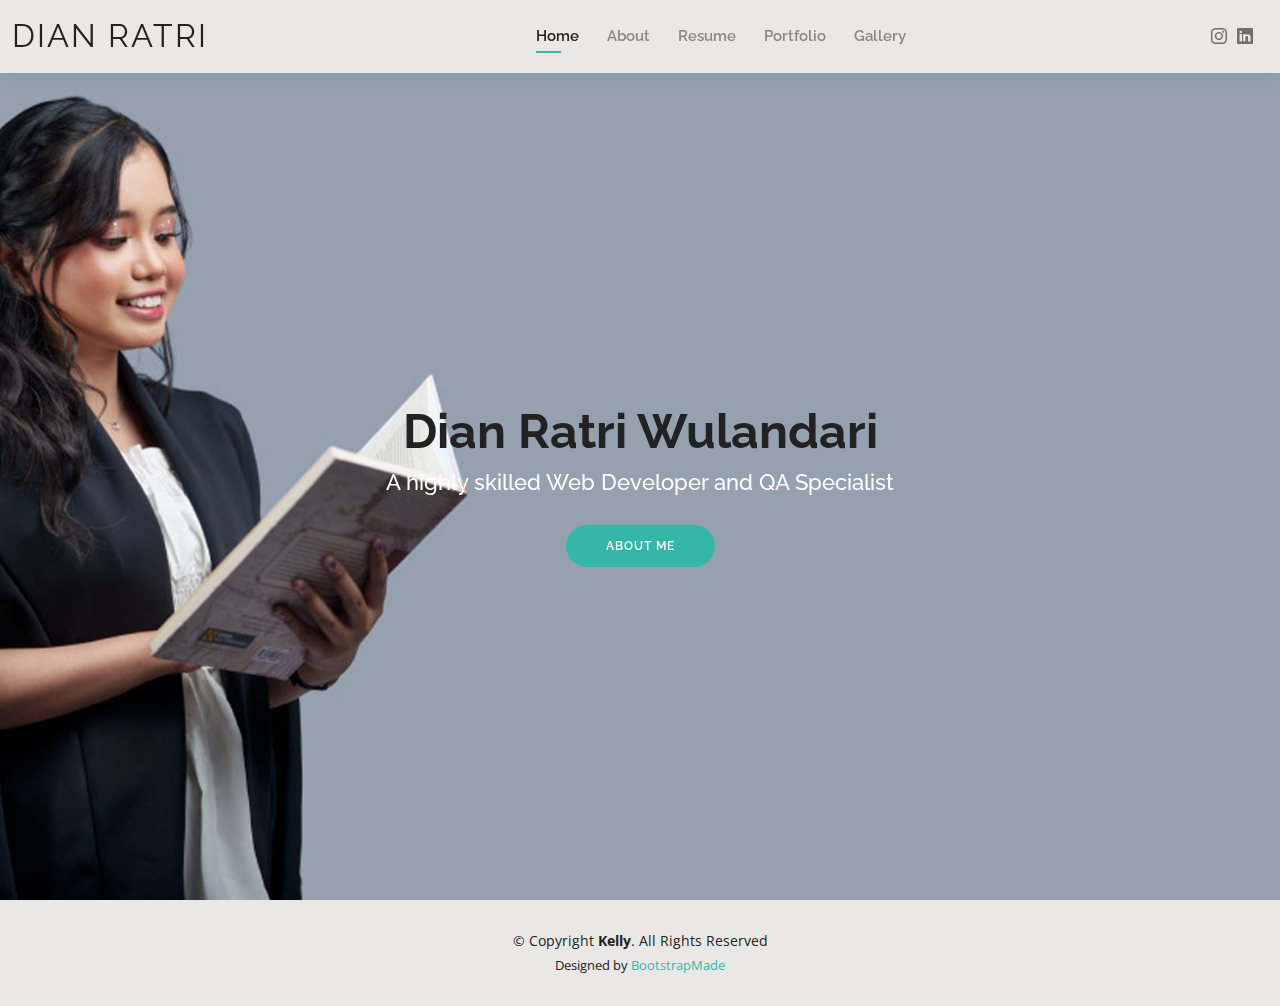
<file: index.html>
<!DOCTYPE html>
<html lang="en">

<head>
  <meta charset="utf-8">
  <meta content="width=device-width, initial-scale=1.0" name="viewport">

  <!-- <title>Kelly Bootstrap Template - Index</title> -->
  <title>Dian Ratri</title>
  <meta content="" name="description">
  <meta content="" name="keywords">

  <!-- Favicons -->
  <link href="assets/img/favicon.png" rel="icon">
  <link href="assets/img/apple-touch-icon.png" rel="apple-touch-icon">

  <!-- Google Fonts -->
  <link href="https://fonts.googleapis.com/css?family=Open+Sans:300,300i,400,400i,600,600i,700,700i|Raleway:300,300i,400,400i,500,500i,600,600i,700,700i|Poppins:300,300i,400,400i,500,500i,600,600i,700,700i" rel="stylesheet">

  <!-- Vendor CSS Files -->
  <link href="assets/vendor/aos/aos.css" rel="stylesheet">
  <link href="assets/vendor/bootstrap/css/bootstrap.min.css" rel="stylesheet">
  <link href="assets/vendor/bootstrap-icons/bootstrap-icons.css" rel="stylesheet">
  <link href="assets/vendor/boxicons/css/boxicons.min.css" rel="stylesheet">
  <link href="assets/vendor/glightbox/css/glightbox.min.css" rel="stylesheet">
  <link href="assets/vendor/swiper/swiper-bundle.min.css" rel="stylesheet">

  <!-- Template Main CSS File -->
  <link href="assets/css/style.css" rel="stylesheet">

  <!-- =======================================================
  * Template Name: Kelly
  * Updated: Sep 18 2023 with Bootstrap v5.3.2
  * Template URL: https://bootstrapmade.com/kelly-free-bootstrap-cv-resume-html-template/
  * Author: BootstrapMade.com
  * License: https://bootstrapmade.com/license/
  ======================================================== -->
</head>

<body>

  <!-- ======= Header ======= -->
  <header id="header" class="fixed-top">
    <div class="container-fluid d-flex justify-content-between align-items-center">

      <h1 class="logo me-auto me-lg-0"><a href="index.html">Dian Ratri</a></h1>
      <!-- Uncomment below if you prefer to use an image logo -->
      <!-- <a href="index.html" class="logo"><img src="assets/img/logo.png" alt="" class="img-fluid"></a>-->

      <nav id="navbar" class="navbar order-last order-lg-0">
        <ul>
          <li><a class="active" href="index.html">Home</a></li>
          <li><a href="about.html">About</a></li>
          <li><a href="resume.html">Resume</a></li>
          <li><a href="services.html">Portfolio</a></li>
          <li><a href="portfolio.html">Gallery</a></li>
        </ul>
        <i class="bi bi-list mobile-nav-toggle"></i>
      </nav><!-- .navbar -->

      <div class="header-social-links">
        <!-- <a href="#" class="twitter"><i class="bi bi-twitter"></i></a>
        <a href="#" class="facebook"><i class="bi bi-facebook"></i></a> -->
        <a target='_blank' href="https://www.instagram.com/dian_ratrii/?igsh=ZGUzMzM3NWJiOQ%3D%3D" class="instagram"><i class="bi bi-instagram"></i></a>
        <a target='_blank' href="https://www.linkedin.com/in/dianratri/" class="linkedin"><i class="bi bi-linkedin"></i></i></a>
      </div>

    </div>

  </header><!-- End Header -->

  <!-- ======= Hero Section ======= -->
  <section id="hero" class="d-flex align-items-center">
    <div class="container d-flex flex-column align-items-center" data-aos="zoom-in" data-aos-delay="100">
      <h1>Dian Ratri Wulandari</h1>
      <h2 style="color:#FFFFFF;">A highly skilled Web Developer and QA Specialist</h2>
      <a href="about.html" class="btn-about">About Me</a>
    </div>
  </section><!-- End Hero -->

  <!-- ======= Footer ======= -->
  <footer id="footer">
    <div class="container">
      <div class="copyright">
        &copy; Copyright <strong><span>Kelly</span></strong>. All Rights Reserved
      </div>
      <div class="credits">
        <!-- All the links in the footer should remain intact. -->
        <!-- You can delete the links only if you purchased the pro version. -->
        <!-- Licensing information: https://bootstrapmade.com/license/ -->
        <!-- Purchase the pro version with working PHP/AJAX contact form: https://bootstrapmade.com/kelly-free-bootstrap-cv-resume-html-template/ -->
        Designed by <a href="https://bootstrapmade.com/">BootstrapMade</a>
      </div>
    </div>
  </footer><!-- End  Footer -->

  <div id="preloader"></div>
  <a href="#" class="back-to-top d-flex align-items-center justify-content-center"><i class="bi bi-arrow-up-short"></i></a>

  <!-- Vendor JS Files -->
  <script src="assets/vendor/purecounter/purecounter_vanilla.js"></script>
  <script src="assets/vendor/aos/aos.js"></script>
  <script src="assets/vendor/bootstrap/js/bootstrap.bundle.min.js"></script>
  <script src="assets/vendor/glightbox/js/glightbox.min.js"></script>
  <script src="assets/vendor/isotope-layout/isotope.pkgd.min.js"></script>
  <script src="assets/vendor/swiper/swiper-bundle.min.js"></script>
  <script src="assets/vendor/waypoints/noframework.waypoints.js"></script>
  <script src="assets/vendor/php-email-form/validate.js"></script>

  <!-- Template Main JS File -->
  <script src="assets/js/main.js"></script>

</body>

</html>
</file>
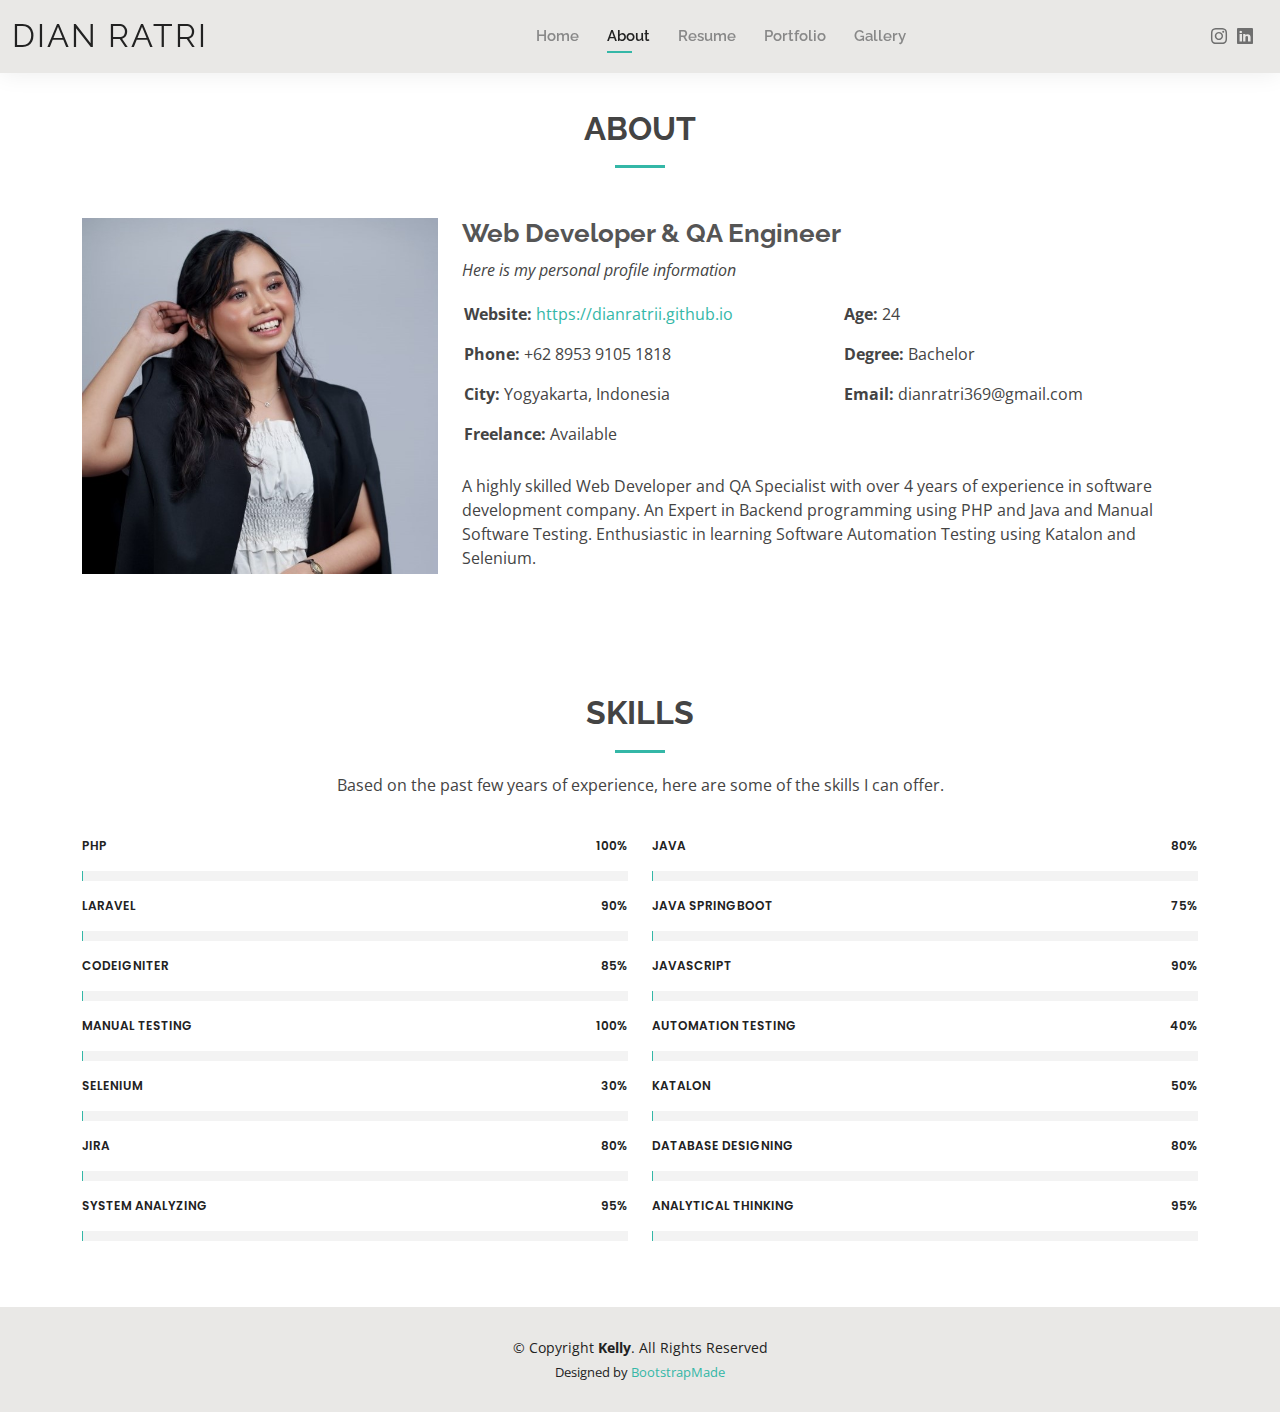
<file: about.html>
<!DOCTYPE html>
<html lang="en">

<head>
  <meta charset="utf-8">
  <meta content="width=device-width, initial-scale=1.0" name="viewport">

  <!-- <title>About - Kelly Bootstrap Template</title> -->
  <title>About - Dian Ratri</title>
  <meta content="" name="description">
  <meta content="" name="keywords">

  <!-- Favicons -->
  <link href="assets/img/favicon.png" rel="icon">
  <link href="assets/img/apple-touch-icon.png" rel="apple-touch-icon">

  <!-- Google Fonts -->
  <link href="https://fonts.googleapis.com/css?family=Open+Sans:300,300i,400,400i,600,600i,700,700i|Raleway:300,300i,400,400i,500,500i,600,600i,700,700i|Poppins:300,300i,400,400i,500,500i,600,600i,700,700i" rel="stylesheet">

  <!-- Vendor CSS Files -->
  <link href="assets/vendor/aos/aos.css" rel="stylesheet">
  <link href="assets/vendor/bootstrap/css/bootstrap.min.css" rel="stylesheet">
  <link href="assets/vendor/bootstrap-icons/bootstrap-icons.css" rel="stylesheet">
  <link href="assets/vendor/boxicons/css/boxicons.min.css" rel="stylesheet">
  <link href="assets/vendor/glightbox/css/glightbox.min.css" rel="stylesheet">
  <link href="assets/vendor/swiper/swiper-bundle.min.css" rel="stylesheet">

  <!-- Template Main CSS File -->
  <link href="assets/css/style.css" rel="stylesheet">

  <!-- =======================================================
  * Template Name: Kelly
  * Updated: Sep 18 2023 with Bootstrap v5.3.2
  * Template URL: https://bootstrapmade.com/kelly-free-bootstrap-cv-resume-html-template/
  * Author: BootstrapMade.com
  * License: https://bootstrapmade.com/license/
  ======================================================== -->
</head>

<body>

  <!-- ======= Header ======= -->
  <header id="header" class="fixed-top">
    <div class="container-fluid d-flex justify-content-between align-items-center">

      <h1 class="logo me-auto me-lg-0"><a href="index.html">Dian Ratri</a></h1>
      <!-- Uncomment below if you prefer to use an image logo -->
      <!-- <a href="index.html" class="logo"><img src="assets/img/logo.png" alt="" class="img-fluid"></a>-->

      <nav id="navbar" class="navbar order-last order-lg-0">
        <ul>
          <li><a href="index.html">Home</a></li>
          <li><a class="active" href="about.html">About</a></li>
          <li><a href="resume.html">Resume</a></li>
          <li><a href="services.html">Portfolio</a></li>
          <li><a href="portfolio.html">Gallery</a></li>
        </ul>
        <i class="bi bi-list mobile-nav-toggle"></i>
      </nav><!-- .navbar -->

      <div class="header-social-links">
        <!-- <a href="#" class="twitter"><i class="bi bi-twitter"></i></a>
        <a href="#" class="facebook"><i class="bi bi-facebook"></i></a> -->
        <a target='_blank' href="https://www.instagram.com/dian_ratrii/?igsh=ZGUzMzM3NWJiOQ%3D%3D" class="instagram"><i class="bi bi-instagram"></i></a>
        <a target='_blank' href="https://www.linkedin.com/in/dianratri/" class="linkedin"><i class="bi bi-linkedin"></i></i></a>
      </div>

    </div>

  </header><!-- End Header -->

  <main id="main">

    <!-- ======= About Section ======= -->
    <section id="about" class="about">
      <div class="container" data-aos="fade-up">

        <div class="section-title">
          <h2>About</h2>
          <p></p>
        </div>

        <div class="row">
          <div class="col-lg-4">
            <img src="assets/img/about.jpg" class="img-fluid" alt="">
          </div>
          <div class="col-lg-8 pt-4 pt-lg-0 content">
            <h3>Web Developer &amp; QA Engineer</h3>
            <p class="fst-italic">
              Here is my personal profile information
            </p>
            <div class="row">
              <div class="col-lg-6">
                <ul>
                  <!-- <li><i class="bi bi-rounded-right"></i> <strong>Birthday:</strong> 15 June 1999</li> -->
                  <li><i class="bi bi-rounded-right"></i> <strong>Website:</strong> <a href="https://dianratrii.github.io">https://dianratrii.github.io</a></li>
                  <li><i class="bi bi-rounded-right"></i> <strong>Phone:</strong> +62 8953 9105 1818</li>
                  <li><i class="bi bi-rounded-right"></i> <strong>City:</strong> Yogyakarta, Indonesia</li>
                  <li><i class="bi bi-rounded-right"></i> <strong>Freelance:</strong> Available</li>
                </ul>
              </div>
              <div class="col-lg-6">
                <ul>
                  <li><i class="bi bi-rounded-right"></i> <strong>Age:</strong> 24</li>
                  <li><i class="bi bi-rounded-right"></i> <strong>Degree:</strong> Bachelor</li>
                  <li><i class="bi bi-rounded-right"></i> <strong>Email:</strong> dianratri369@gmail.com</li>
                </ul>
              </div>
            </div>
            <p>
              A highly skilled Web Developer and QA Specialist with over 4 years of experience in software development company.
              An Expert in Backend programming using PHP and Java and Manual Software Testing. Enthusiastic in learning Software
              Automation Testing using Katalon and Selenium.
            </p>
          </div>
        </div>

      </div>
    </section><!-- End About Section -->

    <!-- ======= Skills Section ======= -->
    <section id="skills" class="skills">
      <div class="container" data-aos="fade-up">

        <div class="section-title">
          <h2>Skills</h2>
          <p>Based on the past few years of experience, here are some of the skills I can offer.</p>
        </div>

        <div class="row skills-content">

          <div class="col-lg-6">

            <div class="progress">
              <span class="skill">PHP <i class="val">100%</i></span>
              <div class="progress-bar-wrap">
                <div class="progress-bar" role="progressbar" aria-valuenow="100" aria-valuemin="0" aria-valuemax="100"></div>
              </div>
            </div>

            <div class="progress">
              <span class="skill">Laravel <i class="val">90%</i></span>
              <div class="progress-bar-wrap">
                <div class="progress-bar" role="progressbar" aria-valuenow="90" aria-valuemin="0" aria-valuemax="100"></div>
              </div>
            </div>

            <div class="progress">
              <span class="skill">CodeIgniter <i class="val">85%</i></span>
              <div class="progress-bar-wrap">
                <div class="progress-bar" role="progressbar" aria-valuenow="85" aria-valuemin="0" aria-valuemax="100"></div>
              </div>
            </div>

            <div class="progress">
              <span class="skill">Manual Testing <i class="val">100%</i></span>
              <div class="progress-bar-wrap">
                <div class="progress-bar" role="progressbar" aria-valuenow="100" aria-valuemin="0" aria-valuemax="100"></div>
              </div>
            </div>

            <div class="progress">
              <span class="skill">Selenium <i class="val">30%</i></span>
              <div class="progress-bar-wrap">
                <div class="progress-bar" role="progressbar" aria-valuenow="30" aria-valuemin="0" aria-valuemax="100"></div>
              </div>
            </div>

            <div class="progress">
              <span class="skill">JIRA <i class="val">80%</i></span>
              <div class="progress-bar-wrap">
                <div class="progress-bar" role="progressbar" aria-valuenow="80" aria-valuemin="0" aria-valuemax="100"></div>
              </div>
            </div>

            <div class="progress">
              <span class="skill">System Analyzing <i class="val">95%</i></span>
              <div class="progress-bar-wrap">
                <div class="progress-bar" role="progressbar" aria-valuenow="95" aria-valuemin="0" aria-valuemax="100"></div>
              </div>
            </div>
          </div>

          <div class="col-lg-6">

            <div class="progress">
              <span class="skill">Java <i class="val">80%</i></span>
              <div class="progress-bar-wrap">
                <div class="progress-bar" role="progressbar" aria-valuenow="80" aria-valuemin="0" aria-valuemax="100"></div>
              </div>
            </div>

            <div class="progress">
              <span class="skill">Java Springboot <i class="val">75%</i></span>
              <div class="progress-bar-wrap">
                <div class="progress-bar" role="progressbar" aria-valuenow="75" aria-valuemin="0" aria-valuemax="100"></div>
              </div>
            </div>

            <div class="progress">
              <span class="skill">Javascript <i class="val">90%</i></span>
              <div class="progress-bar-wrap">
                <div class="progress-bar" role="progressbar" aria-valuenow="90" aria-valuemin="0" aria-valuemax="100"></div>
              </div>
            </div>

            <div class="progress">
              <span class="skill">Automation Testing <i class="val">40%</i></span>
              <div class="progress-bar-wrap">
                <div class="progress-bar" role="progressbar" aria-valuenow="40" aria-valuemin="0" aria-valuemax="100"></div>
              </div>
            </div>

            <div class="progress">
              <span class="skill">Katalon <i class="val">50%</i></span>
              <div class="progress-bar-wrap">
                <div class="progress-bar" role="progressbar" aria-valuenow="50" aria-valuemin="0" aria-valuemax="100"></div>
              </div>
            </div>

            <div class="progress">
              <span class="skill">Database Designing <i class="val">80%</i></span>
              <div class="progress-bar-wrap">
                <div class="progress-bar" role="progressbar" aria-valuenow="80" aria-valuemin="0" aria-valuemax="100"></div>
              </div>
            </div>

            <div class="progress">
              <span class="skill">Analytical Thinking <i class="val">95%</i></span>
              <div class="progress-bar-wrap">
                <div class="progress-bar" role="progressbar" aria-valuenow="95" aria-valuemin="0" aria-valuemax="100"></div>
              </div>
            </div>
          </div>

        </div>

      </div>
    </section><!-- End Skills Section -->

  </main><!-- End #main -->

  <!-- ======= Footer ======= -->
  <footer id="footer">
    <div class="container">
      <div class="copyright">
        &copy; Copyright <strong><span>Kelly</span></strong>. All Rights Reserved
      </div>
      <div class="credits">
        <!-- All the links in the footer should remain intact. -->
        <!-- You can delete the links only if you purchased the pro version. -->
        <!-- Licensing information: https://bootstrapmade.com/license/ -->
        <!-- Purchase the pro version with working PHP/AJAX contact form: https://bootstrapmade.com/kelly-free-bootstrap-cv-resume-html-template/ -->
        Designed by <a href="https://bootstrapmade.com/">BootstrapMade</a>
      </div>
    </div>
  </footer><!-- End  Footer -->

  <div id="preloader"></div>
  <a href="#" class="back-to-top d-flex align-items-center justify-content-center"><i class="bi bi-arrow-up-short"></i></a>

  <!-- Vendor JS Files -->
  <script src="assets/vendor/purecounter/purecounter_vanilla.js"></script>
  <script src="assets/vendor/aos/aos.js"></script>
  <script src="assets/vendor/bootstrap/js/bootstrap.bundle.min.js"></script>
  <script src="assets/vendor/glightbox/js/glightbox.min.js"></script>
  <script src="assets/vendor/isotope-layout/isotope.pkgd.min.js"></script>
  <script src="assets/vendor/swiper/swiper-bundle.min.js"></script>
  <script src="assets/vendor/waypoints/noframework.waypoints.js"></script>
  <script src="assets/vendor/php-email-form/validate.js"></script>

  <!-- Template Main JS File -->
  <script src="assets/js/main.js"></script>

</body>

</html>
</file>
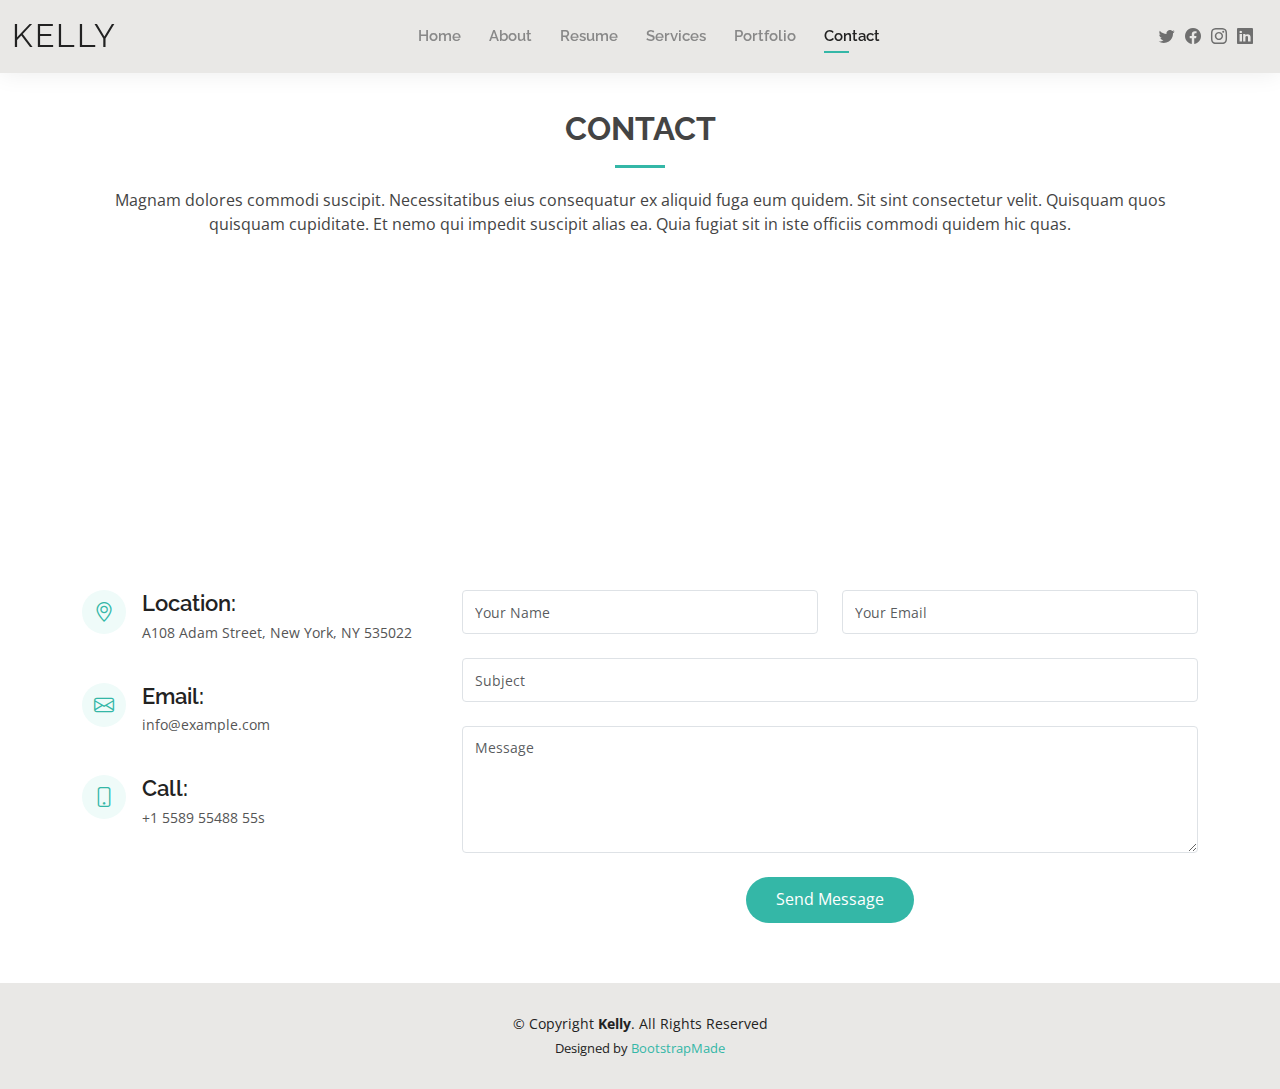
<file: contact.html>
<!DOCTYPE html>
<html lang="en">

<head>
  <meta charset="utf-8">
  <meta content="width=device-width, initial-scale=1.0" name="viewport">

  <title>Contact - Kelly Bootstrap Template</title>
  <meta content="" name="description">
  <meta content="" name="keywords">

  <!-- Favicons -->
  <link href="assets/img/favicon.png" rel="icon">
  <link href="assets/img/apple-touch-icon.png" rel="apple-touch-icon">

  <!-- Google Fonts -->
  <link href="https://fonts.googleapis.com/css?family=Open+Sans:300,300i,400,400i,600,600i,700,700i|Raleway:300,300i,400,400i,500,500i,600,600i,700,700i|Poppins:300,300i,400,400i,500,500i,600,600i,700,700i" rel="stylesheet">

  <!-- Vendor CSS Files -->
  <link href="assets/vendor/aos/aos.css" rel="stylesheet">
  <link href="assets/vendor/bootstrap/css/bootstrap.min.css" rel="stylesheet">
  <link href="assets/vendor/bootstrap-icons/bootstrap-icons.css" rel="stylesheet">
  <link href="assets/vendor/boxicons/css/boxicons.min.css" rel="stylesheet">
  <link href="assets/vendor/glightbox/css/glightbox.min.css" rel="stylesheet">
  <link href="assets/vendor/swiper/swiper-bundle.min.css" rel="stylesheet">

  <!-- Template Main CSS File -->
  <link href="assets/css/style.css" rel="stylesheet">

  <!-- =======================================================
  * Template Name: Kelly
  * Updated: Sep 18 2023 with Bootstrap v5.3.2
  * Template URL: https://bootstrapmade.com/kelly-free-bootstrap-cv-resume-html-template/
  * Author: BootstrapMade.com
  * License: https://bootstrapmade.com/license/
  ======================================================== -->
</head>

<body>

  <!-- ======= Header ======= -->
  <header id="header" class="fixed-top">
    <div class="container-fluid d-flex justify-content-between align-items-center">

      <h1 class="logo me-auto me-lg-0"><a href="index.html">Kelly</a></h1>
      <!-- Uncomment below if you prefer to use an image logo -->
      <!-- <a href="index.html" class="logo"><img src="assets/img/logo.png" alt="" class="img-fluid"></a>-->

      <nav id="navbar" class="navbar order-last order-lg-0">
        <ul>
          <li><a href="index.html">Home</a></li>
          <li><a href="about.html">About</a></li>
          <li><a href="resume.html">Resume</a></li>
          <li><a href="services.html">Services</a></li>
          <li><a href="portfolio.html">Portfolio</a></li>
          <li><a class="active" href="contact.html">Contact</a></li>
        </ul>
        <i class="bi bi-list mobile-nav-toggle"></i>
      </nav><!-- .navbar -->

      <div class="header-social-links">
        <a href="#" class="twitter"><i class="bi bi-twitter"></i></a>
        <a href="#" class="facebook"><i class="bi bi-facebook"></i></a>
        <a href="#" class="instagram"><i class="bi bi-instagram"></i></a>
        <a href="#" class="linkedin"><i class="bi bi-linkedin"></i></i></a>
      </div>

    </div>

  </header><!-- End Header -->

  <main id="main">

    <!-- ======= Contact Section ======= -->
    <section id="contact" class="contact">
      <div class="container" data-aos="fade-up">

        <div class="section-title">
          <h2>Contact</h2>
          <p>Magnam dolores commodi suscipit. Necessitatibus eius consequatur ex aliquid fuga eum quidem. Sit sint consectetur velit. Quisquam quos quisquam cupiditate. Et nemo qui impedit suscipit alias ea. Quia fugiat sit in iste officiis commodi quidem hic quas.</p>
        </div>

        <div>
          <iframe style="border:0; width: 100%; height: 270px;" src="https://www.google.com/maps/embed?pb=!1m14!1m8!1m3!1d12097.433213460943!2d-74.0062269!3d40.7101282!3m2!1i1024!2i768!4f13.1!3m3!1m2!1s0x0%3A0xb89d1fe6bc499443!2sDowntown+Conference+Center!5e0!3m2!1smk!2sbg!4v1539943755621" frameborder="0" allowfullscreen></iframe>
        </div>

        <div class="row mt-5">

          <div class="col-lg-4">
            <div class="info">
              <div class="address">
                <i class="bi bi-geo-alt"></i>
                <h4>Location:</h4>
                <p>A108 Adam Street, New York, NY 535022</p>
              </div>

              <div class="email">
                <i class="bi bi-envelope"></i>
                <h4>Email:</h4>
                <p>info@example.com</p>
              </div>

              <div class="phone">
                <i class="bi bi-phone"></i>
                <h4>Call:</h4>
                <p>+1 5589 55488 55s</p>
              </div>

            </div>

          </div>

          <div class="col-lg-8 mt-5 mt-lg-0">

            <form action="forms/contact.php" method="post" role="form" class="php-email-form">
              <div class="row">
                <div class="col-md-6 form-group">
                  <input type="text" name="name" class="form-control" id="name" placeholder="Your Name" required>
                </div>
                <div class="col-md-6 form-group mt-3 mt-md-0">
                  <input type="email" class="form-control" name="email" id="email" placeholder="Your Email" required>
                </div>
              </div>
              <div class="form-group mt-3">
                <input type="text" class="form-control" name="subject" id="subject" placeholder="Subject" required>
              </div>
              <div class="form-group mt-3">
                <textarea class="form-control" name="message" rows="5" placeholder="Message" required></textarea>
              </div>
              <div class="my-3">
                <div class="loading">Loading</div>
                <div class="error-message"></div>
                <div class="sent-message">Your message has been sent. Thank you!</div>
              </div>
              <div class="text-center"><button type="submit">Send Message</button></div>
            </form>

          </div>

        </div>

      </div>
    </section><!-- End Contact Section -->

  </main><!-- End #main -->

  <!-- ======= Footer ======= -->
  <footer id="footer">
    <div class="container">
      <div class="copyright">
        &copy; Copyright <strong><span>Kelly</span></strong>. All Rights Reserved
      </div>
      <div class="credits">
        <!-- All the links in the footer should remain intact. -->
        <!-- You can delete the links only if you purchased the pro version. -->
        <!-- Licensing information: https://bootstrapmade.com/license/ -->
        <!-- Purchase the pro version with working PHP/AJAX contact form: https://bootstrapmade.com/kelly-free-bootstrap-cv-resume-html-template/ -->
        Designed by <a href="https://bootstrapmade.com/">BootstrapMade</a>
      </div>
    </div>
  </footer><!-- End  Footer -->

  <div id="preloader"></div>
  <a href="#" class="back-to-top d-flex align-items-center justify-content-center"><i class="bi bi-arrow-up-short"></i></a>

  <!-- Vendor JS Files -->
  <script src="assets/vendor/purecounter/purecounter_vanilla.js"></script>
  <script src="assets/vendor/aos/aos.js"></script>
  <script src="assets/vendor/bootstrap/js/bootstrap.bundle.min.js"></script>
  <script src="assets/vendor/glightbox/js/glightbox.min.js"></script>
  <script src="assets/vendor/isotope-layout/isotope.pkgd.min.js"></script>
  <script src="assets/vendor/swiper/swiper-bundle.min.js"></script>
  <script src="assets/vendor/waypoints/noframework.waypoints.js"></script>
  <script src="assets/vendor/php-email-form/validate.js"></script>

  <!-- Template Main JS File -->
  <script src="assets/js/main.js"></script>

</body>

</html>
</file>
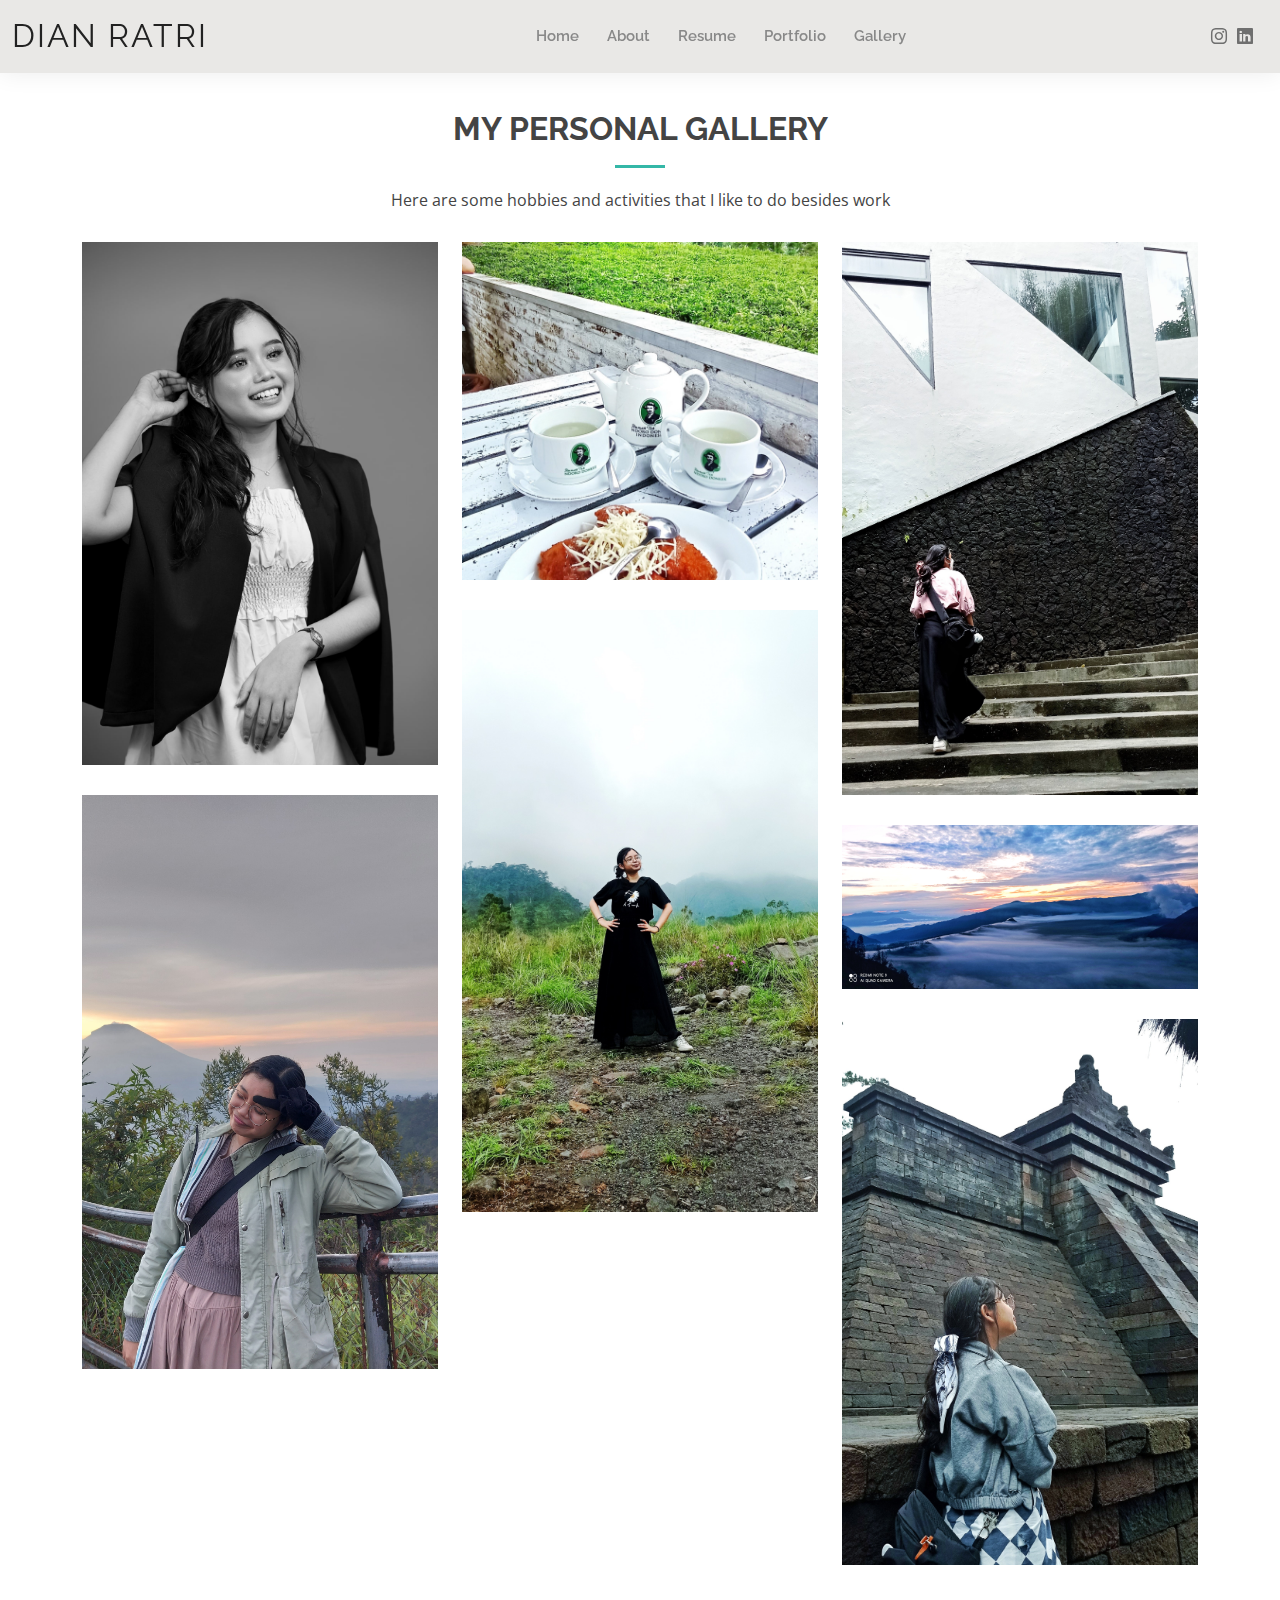
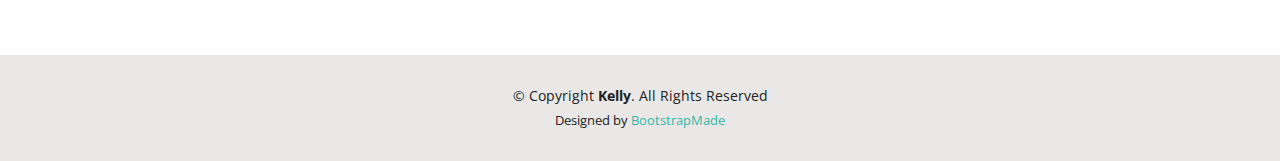
<file: portfolio.html>
<!DOCTYPE html>
<html lang="en">

<head>
  <meta charset="utf-8">
  <meta content="width=device-width, initial-scale=1.0" name="viewport">

  <!-- <title>Portfolio - Kelly Bootstrap Template</title> -->
  <title>Gallery -  Ratri</title>
  <meta content="" name="description">
  <meta content="" name="keywords">

  <!-- Favicons -->
  <link href="assets/img/favicon.png" rel="icon">
  <link href="assets/img/apple-touch-icon.png" rel="apple-touch-icon">

  <!-- Google Fonts -->
  <link href="https://fonts.googleapis.com/css?family=Open+Sans:300,300i,400,400i,600,600i,700,700i|Raleway:300,300i,400,400i,500,500i,600,600i,700,700i|Poppins:300,300i,400,400i,500,500i,600,600i,700,700i" rel="stylesheet">

  <!-- Vendor CSS Files -->
  <link href="assets/vendor/aos/aos.css" rel="stylesheet">
  <link href="assets/vendor/bootstrap/css/bootstrap.min.css" rel="stylesheet">
  <link href="assets/vendor/bootstrap-icons/bootstrap-icons.css" rel="stylesheet">
  <link href="assets/vendor/boxicons/css/boxicons.min.css" rel="stylesheet">
  <link href="assets/vendor/glightbox/css/glightbox.min.css" rel="stylesheet">
  <link href="assets/vendor/swiper/swiper-bundle.min.css" rel="stylesheet">

  <!-- Template Main CSS File -->
  <link href="assets/css/style.css" rel="stylesheet">

  <!-- =======================================================
  * Template Name: Kelly
  * Updated: Sep 18 2023 with Bootstrap v5.3.2
  * Template URL: https://bootstrapmade.com/kelly-free-bootstrap-cv-resume-html-template/
  * Author: BootstrapMade.com
  * License: https://bootstrapmade.com/license/
  ======================================================== -->
</head>

<body>

  <!-- ======= Header ======= -->
  <header id="header" class="fixed-top">
    <div class="container-fluid d-flex justify-content-between align-items-center">

      <h1 class="logo me-auto me-lg-0"><a href="index.html">Dian Ratri</a></h1>
      <!-- Uncomment below if you prefer to use an image logo -->
      <!-- <a href="index.html" class="logo"><img src="assets/img/logo.png" alt="" class="img-fluid"></a>-->

      <nav id="navbar" class="navbar order-last order-lg-0">
        <ul>
          <li><a href="index.html">Home</a></li>
          <li><a href="about.html">About</a></li>
          <li><a href="resume.html">Resume</a></li>
          <li><a href="services.html">Portfolio</a></li>
          <li><a href="portfolio.html">Gallery</a></li>
        </ul>
        <i class="bi bi-list mobile-nav-toggle"></i>
      </nav><!-- .navbar -->

      <div class="header-social-links">
        <!-- <a href="#" class="twitter"><i class="bi bi-twitter"></i></a>
        <a href="#" class="facebook"><i class="bi bi-facebook"></i></a> -->
        <a target='_blank' href="https://www.instagram.com/dian_ratrii/?igsh=ZGUzMzM3NWJiOQ%3D%3D" class="instagram"><i class="bi bi-instagram"></i></a>
        <a target='_blank' href="https://www.linkedin.com/in/dianratri/" class="linkedin"><i class="bi bi-linkedin"></i></i></a>
      </div>

    </div>

  </header><!-- End Header -->

  <main id="main">

    <!-- ======= Portfolio Section ======= -->
    <section id="portfolio" class="portfolio">
      <div class="container" data-aos="fade-up">

        <div class="section-title">
          <h2>My Personal Gallery</h2>
          <p>Here are some hobbies and activities that I like to do besides work</p>
        </div>

        <!-- <div class="row" data-aos="fade-up" data-aos-delay="100">
          <div class="col-lg-12 d-flex justify-content-center">
            <ul id="portfolio-flters">
              <li data-filter="*" class="filter-active">All</li>
              <li data-filter=".filter-app">App</li>
              <li data-filter=".filter-card">Card</li>
              <li data-filter=".filter-web">Web</li>
            </ul>
          </div>
        </div> -->

        <div class="row portfolio-container" data-aos="fade-up" data-aos-delay="200">

          <div class="col-lg-4 col-md-6 portfolio-item filter-app">
            <div class="portfolio-wrap">
              <img src="assets/img/portfolio/portfolio-1.jpg" class="img-fluid" alt="">
              <div class="portfolio-info">
                <div class="portfolio-links">
                  <a href="assets/img/portfolio/portfolio-1.jpg" data-gallery="portfolioGallery" class="portfolio-lightbox" title=""><i class="bx bx-search"></i></a>
                  <!-- <a href="portfolio-details.html" class="portfolio-details-lightbox" data-glightbox="type: external" title="Portfolio Details"><i class="bx bx-link"></i></a> -->
                </div>
              </div>
            </div>
          </div>

          <div class="col-lg-4 col-md-6 portfolio-item filter-web">
            <div class="portfolio-wrap">
              <img src="assets/img/portfolio/portfolio-2.jpeg" class="img-fluid" alt="">
              <div class="portfolio-info">
                <div class="portfolio-links">
                  <a href="assets/img/portfolio/portfolio-2.jpeg" data-gallery="portfolioGallery" class="portfolio-lightbox" title="Web 3"><i class="bx bx-plus"></i></a>
                  <!-- <a href="portfolio-details.html" class="portfolio-details-lightbox" data-glightbox="type: external" title="Portfolio Details"><i class="bx bx-link"></i></a> -->
                </div>
              </div>
            </div>
          </div>

          <div class="col-lg-4 col-md-6 portfolio-item filter-app">
            <div class="portfolio-wrap">
              <img src="assets/img/portfolio/portfolio-3.jpeg" class="img-fluid" alt="">
              <div class="portfolio-info">
                <!-- <h4>App 2</h4>
                <p>App</p> -->
                <div class="portfolio-links">
                  <a href="assets/img/portfolio/portfolio-3.jpeg" data-gallery="portfolioGallery" class="portfolio-lightbox" title=""><i class="bx bx-search"></i></a>
                  <!-- <a href="portfolio-details.html" class="portfolio-details-lightbox" data-glightbox="type: external" title="Portfolio Details"><i class="bx bx-link"></i></a> -->
                </div>
              </div>
            </div>
          </div>

          <!-- <div class="col-lg-4 col-md-6 portfolio-item filter-card">
            <div class="portfolio-wrap">
              <img src="assets/img/portfolio/portfolio-4.jpg" class="img-fluid" alt="">
              <div class="portfolio-info">
                <h4>Card 2</h4>
                <p>Card</p>
                <div class="portfolio-links">
                  <a href="assets/img/portfolio/portfolio-4.jpg" data-gallery="portfolioGallery" class="portfolio-lightbox" title="Card 2"><i class="bx bx-plus"></i></a>
                  <a href="portfolio-details.html" class="portfolio-details-lightbox" data-glightbox="type: external" title="Portfolio Details"><i class="bx bx-link"></i></a>
                </div>
              </div>
            </div>
          </div> -->

          <div class="col-lg-4 col-md-6 portfolio-item filter-web">
            <div class="portfolio-wrap">
              <img src="assets/img/portfolio/portfolio-5.jpeg" class="img-fluid" alt="">
              <div class="portfolio-info">
                <div class="portfolio-links">
                  <a href="assets/img/portfolio/portfolio-5.jpeg" data-gallery="portfolioGallery" class="portfolio-lightbox" title=""><i class="bx bx-search"></i></a>
                  <!-- <a href="portfolio-details.html" class="portfolio-details-lightbox" data-glightbox="type: external" title="Portfolio Details"><i class="bx bx-link"></i></a> -->
                </div>
              </div>
            </div>
          </div>

          <div class="col-lg-4 col-md-6 portfolio-item filter-app">
            <div class="portfolio-wrap">
              <img src="assets/img/portfolio/portfolio-6.jpg" class="img-fluid" alt="">
              <div class="portfolio-info">
                <div class="portfolio-links">
                  <a href="assets/img/portfolio/portfolio-6.jpg" data-gallery="portfolioGallery" class="portfolio-lightbox" title=""><i class="bx bx-search"></i></a>
                  <!-- <a href="portfolio-details.html" class="portfolio-details-lightbox" data-glightbox="type: external" title="Portfolio Details"><i class="bx bx-link"></i></a> -->
                </div>
              </div>
            </div>
          </div>

          <div class="col-lg-4 col-md-6 portfolio-item filter-card">
            <div class="portfolio-wrap">
              <img src="assets/img/portfolio/portfolio-7.jpeg" class="img-fluid" alt="">
              <div class="portfolio-info">
                <!-- <h4>Card 1</h4>
                <p>Card</p> -->
                <div class="portfolio-links">
                  <a href="assets/img/portfolio/portfolio-7.jpeg" data-gallery="portfolioGallery" class="portfolio-lightbox" title=""><i class="bx bx-search"></i></a>
                  <!-- <a href="portfolio-details.html" class="portfolio-details-lightbox" data-glightbox="type: external" title="Portfolio Details"><i class="bx bx-link"></i></a> -->
                </div>
              </div>
            </div>
          </div>

          <div class="col-lg-4 col-md-6 portfolio-item filter-card">
            <div class="portfolio-wrap">
              <img src="assets/img/portfolio/portfolio-8.jpeg" class="img-fluid" alt="">
              <div class="portfolio-info">
                <!-- <h4>Card 3</h4>
                <p>Card</p> -->
                <div class="portfolio-links">
                  <a href="assets/img/portfolio/portfolio-8.jpeg" data-gallery="portfolioGallery" class="portfolio-lightbox" title=""><i class="bx bx-search"></i></a>
                  <!-- <a href="portfolio-details.html" class="portfolio-details-lightbox" data-glightbox="type: external" title="Portfolio Details"><i class="bx bx-link"></i></a> -->
                </div>
              </div>
            </div>
          </div>

          <!-- <div class="col-lg-4 col-md-6 portfolio-item filter-web">
            <div class="portfolio-wrap">
              <img src="assets/img/portfolio/portfolio-9.jpg" class="img-fluid" alt="">
              <div class="portfolio-info">
                <h4>Web 3</h4>
                <p>Web</p>
                <div class="portfolio-links">
                  <a href="assets/img/portfolio/portfolio-9.jpg" data-gallery="portfolioGallery" class="portfolio-lightbox" title="Web 3"><i class="bx bx-plus"></i></a>
                  <a href="portfolio-details.html" class="portfolio-details-lightbox" data-glightbox="type: external" title="Portfolio Details"><i class="bx bx-link"></i></a>
                </div>
              </div>
            </div>
          </div> -->

        </div>

      </div>
    </section><!-- End Portfolio Section -->

  </main><!-- End #main -->

  <!-- ======= Footer ======= -->
  <footer id="footer">
    <div class="container">
      <div class="copyright">
        &copy; Copyright <strong><span>Kelly</span></strong>. All Rights Reserved
      </div>
      <div class="credits">
        <!-- All the links in the footer should remain intact. -->
        <!-- You can delete the links only if you purchased the pro version. -->
        <!-- Licensing information: https://bootstrapmade.com/license/ -->
        <!-- Purchase the pro version with working PHP/AJAX contact form: https://bootstrapmade.com/kelly-free-bootstrap-cv-resume-html-template/ -->
        Designed by <a href="https://bootstrapmade.com/">BootstrapMade</a>
      </div>
    </div>
  </footer><!-- End  Footer -->

  <div id="preloader"></div>
  <a href="#" class="back-to-top d-flex align-items-center justify-content-center"><i class="bi bi-arrow-up-short"></i></a>

  <!-- Vendor JS Files -->
  <script src="assets/vendor/purecounter/purecounter_vanilla.js"></script>
  <script src="assets/vendor/aos/aos.js"></script>
  <script src="assets/vendor/bootstrap/js/bootstrap.bundle.min.js"></script>
  <script src="assets/vendor/glightbox/js/glightbox.min.js"></script>
  <script src="assets/vendor/isotope-layout/isotope.pkgd.min.js"></script>
  <script src="assets/vendor/swiper/swiper-bundle.min.js"></script>
  <script src="assets/vendor/waypoints/noframework.waypoints.js"></script>
  <script src="assets/vendor/php-email-form/validate.js"></script>

  <!-- Template Main JS File -->
  <script src="assets/js/main.js"></script>

</body>

</html>
</file>
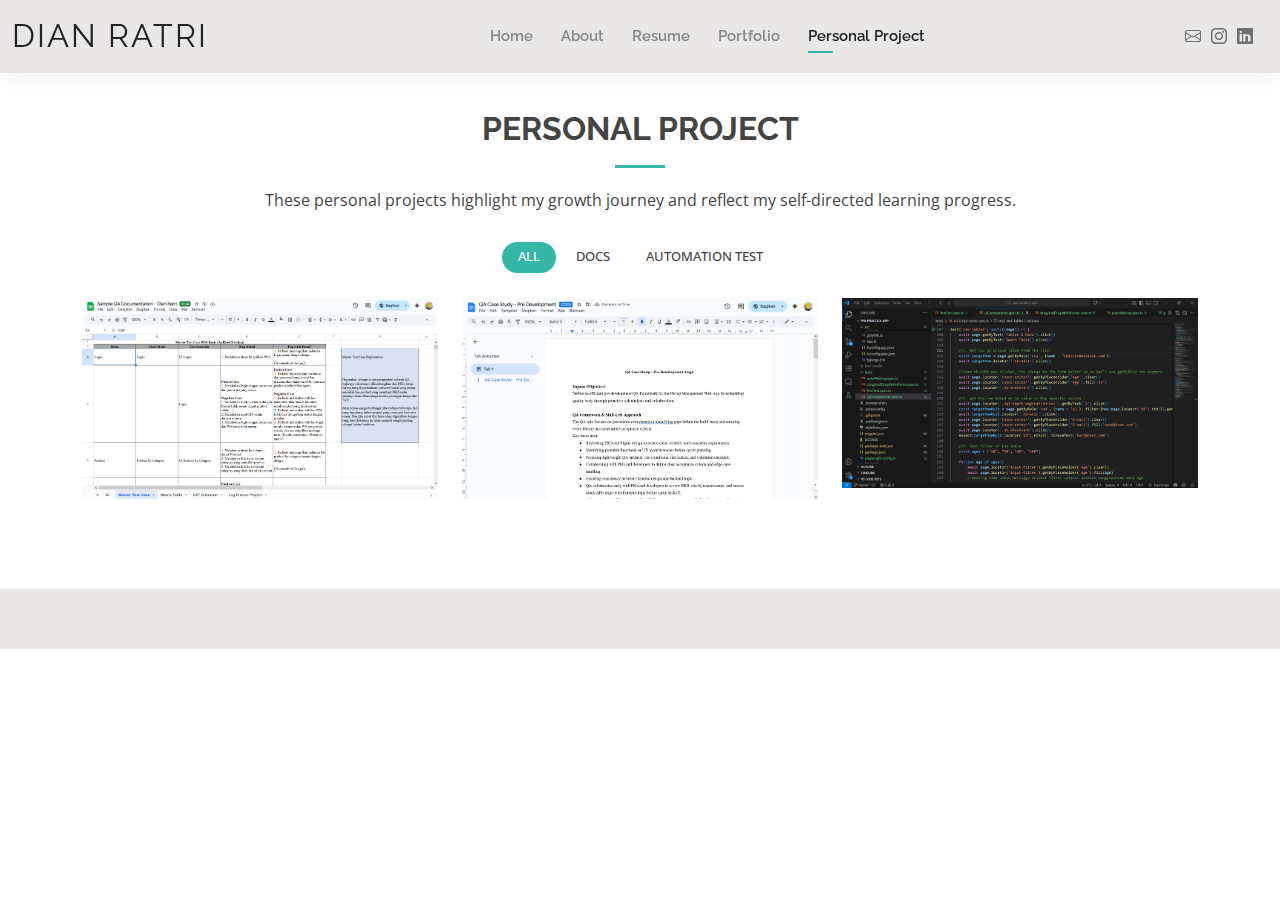
<file: project.html>
<!DOCTYPE html>
<html lang="en">

<head>
  <meta charset="utf-8">
  <meta content="width=device-width, initial-scale=1.0" name="viewport">

  <!-- <title>Portfolio - Kelly Bootstrap Template</title> -->
  <title>Gallery -  Ratri</title>
  <meta content="" name="description">
  <meta content="" name="keywords">

  <!-- Favicons -->
  <link href="assets/img/favicon.png" rel="icon">
  <link href="assets/img/apple-touch-icon.png" rel="apple-touch-icon">

  <!-- Google Fonts -->
  <link href="https://fonts.googleapis.com/css?family=Open+Sans:300,300i,400,400i,600,600i,700,700i|Raleway:300,300i,400,400i,500,500i,600,600i,700,700i|Poppins:300,300i,400,400i,500,500i,600,600i,700,700i" rel="stylesheet">

  <!-- Vendor CSS Files -->
  <link href="assets/vendor/aos/aos.css" rel="stylesheet">
  <link href="assets/vendor/bootstrap/css/bootstrap.min.css" rel="stylesheet">
  <link href="assets/vendor/bootstrap-icons/bootstrap-icons.css" rel="stylesheet">
  <link href="assets/vendor/boxicons/css/boxicons.min.css" rel="stylesheet">
  <link href="assets/vendor/glightbox/css/glightbox.min.css" rel="stylesheet">
  <link href="assets/vendor/swiper/swiper-bundle.min.css" rel="stylesheet">

  <!-- Template Main CSS File -->
  <link href="assets/css/style.css" rel="stylesheet">

  <!-- =======================================================
  * Template Name: Kelly
  * Updated: Sep 18 2023 with Bootstrap v5.3.2
  * Template URL: https://bootstrapmade.com/kelly-free-bootstrap-cv-resume-html-template/
  * Author: BootstrapMade.com
  * License: https://bootstrapmade.com/license/
  ======================================================== -->
</head>

<body>

  <!-- ======= Header ======= -->
  <header id="header" class="fixed-top">
    <div class="container-fluid d-flex justify-content-between align-items-center">

      <h1 class="logo me-auto me-lg-0"><a href="index.html">Dian Ratri</a></h1>
      <!-- Uncomment below if you prefer to use an image logo -->
      <!-- <a href="index.html" class="logo"><img src="assets/img/logo.png" alt="" class="img-fluid"></a>-->

      <nav id="navbar" class="navbar order-last order-lg-0">
        <ul>
          <li><a href="index.html">Home</a></li>
          <li><a href="about.html">About</a></li>
          <li><a href="resume.html">Resume</a></li>
          <li><a href="services.html">Portfolio</a></li>
          <li><a class="active" href="project.html">Personal Project</a></li>
        </ul>
        <i class="bi bi-list mobile-nav-toggle"></i>
      </nav><!-- .navbar -->

      <div class="header-social-links">
        <!-- <a href="#" class="twitter"><i class="bi bi-twitter"></i></a>
        <a href="#" class="facebook"><i class="bi bi-facebook"></i></a> -->
        <a href="mailto:dianratri369@gmail.com" class="email"><i class="bi bi-envelope"></i></a>
        <a target='_blank' href="https://www.instagram.com/dian_ratrii/?igsh=ZGUzMzM3NWJiOQ%3D%3D" class="instagram"><i class="bi bi-instagram"></i></a>
        <a target='_blank' href="https://www.linkedin.com/in/dianratri/" class="linkedin"><i class="bi bi-linkedin"></i></i></a>
      </div>


    </div>

  </header><!-- End Header -->

  <main id="main">

    <!-- ======= Portfolio Section ======= -->
    <section id="portfolio" class="portfolio">
      <div class="container" data-aos="fade-up">

        <div class="section-title">
          <h2>Personal Project</h2>
          <p>These personal projects highlight my growth journey and reflect my self-directed learning progress.</p>
        </div>

        <div class="row">
          <div class="col-lg-12 d-flex justify-content-center">
            <ul id="portfolio-flters">
              <li data-filter="*" class="filter-active">All</li>
              <li data-filter=".filter-docs">Docs</li>
              <li data-filter=".filter-automation">Automation Test</li>
              <!-- <li data-filter=".filter-web">Web</li> -->
            </ul>
          </div>
        </div>

        <div class="row portfolio-container">

          <div class="col-lg-4 col-md-6 portfolio-item filter-docs">
            <div class="portfolio-wrap">
              <img src="assets/img/portfolio/Sample QA Documentation - Dian Ratri.png" class="img-fluid" alt="">
              <div class="portfolio-info">
                <div class="portfolio-info">
                  <h4>Sample QA Documentation</h4>
                  <p>Docs</p>
                  <div class="portfolio-links">
                    <a href="assets/img/portfolio/Sample QA Documentation - Dian Ratri.png" data-gallery="portfolioGallery" class="portfolio-lightbox" title=""><i class="bx bx-search"></i></a>
                    <!-- <a href="https://docs.google.com/spreadsheets/d/1ngeBE3WYb1e0TYrqBPzcPvnV-v-xqv4i/edit?usp=sharing&ouid=107765221167998885676&rtpof=true&sd=true" class="portfolio-details-lightbox" data-glightbox="type: external" title="Portfolio Details"><i class="bx bx-link"></i></a> -->
                    <a href="https://docs.google.com/spreadsheets/d/1ngeBE3WYb1e0TYrqBPzcPvnV-v-xqv4i/edit?usp=sharing&ouid=107765221167998885676&rtpof=true&sd=true" target="_blank" rel="noopener noreferrer" title="Open Document on Google Drive"><i class="bx bx-link"></i></a>
                  </div>
                </div>
              </div>
            </div>
          </div>

          <div class="col-lg-4 col-md-6 portfolio-item filter-docs">
            <div class="portfolio-wrap">
              <img src="assets/img/portfolio/QA Case Study Pre Development - Dian Ratri.png" class="img-fluid" alt="">
              <div class="portfolio-info">
                <div class="portfolio-info">
                  <h4>QA Case Study – Pre-Development Stage</h4>
                  <p>Docs</p>
                  <div class="portfolio-links">
                    <a href="assets/img/portfolio/QA Case Study Pre Development - Dian Ratri.png" data-gallery="portfolioGallery" class="portfolio-lightbox" title=""><i class="bx bx-search"></i></a>
                    <!-- <a href="https://docs.google.com/spreadsheets/d/1ngeBE3WYb1e0TYrqBPzcPvnV-v-xqv4i/edit?usp=sharing&ouid=107765221167998885676&rtpof=true&sd=true" class="portfolio-details-lightbox" data-glightbox="type: external" title="Portfolio Details"><i class="bx bx-link"></i></a> -->
                    <a href="https://docs.google.com/document/d/1_g44CmqfEZqCiEQt1YeANeitmqjmusdm/edit?usp=sharing&ouid=107765221167998885676&rtpof=true&sd=true" target="_blank" rel="noopener noreferrer" title="Open Document on Google Drive"><i class="bx bx-link"></i></a>
                  </div>
                </div>
              </div>
            </div>
          </div>

          <div class="col-lg-4 col-md-6 portfolio-item filter-automation">
            <div class="portfolio-wrap">
              <img src="assets/img/portfolio/Learning Playwright Automation - Dian Ratri.png" class="img-fluid" alt="">
              <div class="portfolio-info">
                <div class="portfolio-info">
                  <h4>[<i>Coming soon</i>] Learning Playwright Automation</h4>
                  <p>Automation</p>
                  <div class="portfolio-links">
                    <a href="assets/img/portfolio/Learning Playwright Automation - Dian Ratri.png" data-gallery="portfolioGallery" class="portfolio-lightbox" title=""><i class="bx bx-search"></i></a>
                    <!-- <a href="portfolio-details.html" class="portfolio-details-lightbox" data-glightbox="type: external" title="Portfolio Details"><i class="bx bx-link"></i></a> -->
                  </div>
                </div>
              </div>
            </div>
          </div>

          <!-- <div class="col-lg-4 col-md-6 portfolio-item filter-card">
            <div class="portfolio-wrap">
              <img src="assets/img/portfolio/portfolio-1.jpg" class="img-fluid" alt="">
              <div class="portfolio-info">
                <div class="portfolio-links">
                  <a href="assets/img/portfolio/portfolio-1.jpg" data-gallery="portfolioGallery" class="portfolio-lightbox" title=""><i class="bx bx-search"></i></a>
                  <a href="portfolio-details.html" class="portfolio-details-lightbox" data-glightbox="type: external" title="Portfolio Details"><i class="bx bx-link"></i></a>
                </div>
              </div>
            </div>
          </div> -->

        </div>

      </div>
    </section><!-- End Portfolio Section -->

  </main><!-- End #main -->

  <!-- ======= Footer ======= -->
  <footer id="footer">
    <div class="container">
      <!-- <div class="copyright">
        &copy; Copyright <strong><span>Kelly</span></strong>. All Rights Reserved
      </div>
      <div class="credits"> -->
        <!-- All the links in the footer should remain intact. -->
        <!-- You can delete the links only if you purchased the pro version. -->
        <!-- Licensing information: https://bootstrapmade.com/license/ -->
        <!-- Purchase the pro version with working PHP/AJAX contact form: https://bootstrapmade.com/kelly-free-bootstrap-cv-resume-html-template/ -->
        <!-- Designed by <a href="https://bootstrapmade.com/">BootstrapMade</a> -->
      <!-- </div> -->
    </div>
  </footer><!-- End  Footer -->

  <div id="preloader"></div>
  <a href="#" class="back-to-top d-flex align-items-center justify-content-center"><i class="bi bi-arrow-up-short"></i></a>

  <!-- Vendor JS Files -->
  <script src="assets/vendor/purecounter/purecounter_vanilla.js"></script>
  <script src="assets/vendor/aos/aos.js"></script>
  <script src="assets/vendor/bootstrap/js/bootstrap.bundle.min.js"></script>
  <script src="assets/vendor/glightbox/js/glightbox.min.js"></script>
  <script src="assets/vendor/isotope-layout/isotope.pkgd.min.js"></script>
  <script src="assets/vendor/swiper/swiper-bundle.min.js"></script>
  <script src="assets/vendor/waypoints/noframework.waypoints.js"></script>
  <script src="assets/vendor/php-email-form/validate.js"></script>

  <!-- Template Main JS File -->
  <script src="assets/js/main.js"></script>

</body>

</html>
</file>
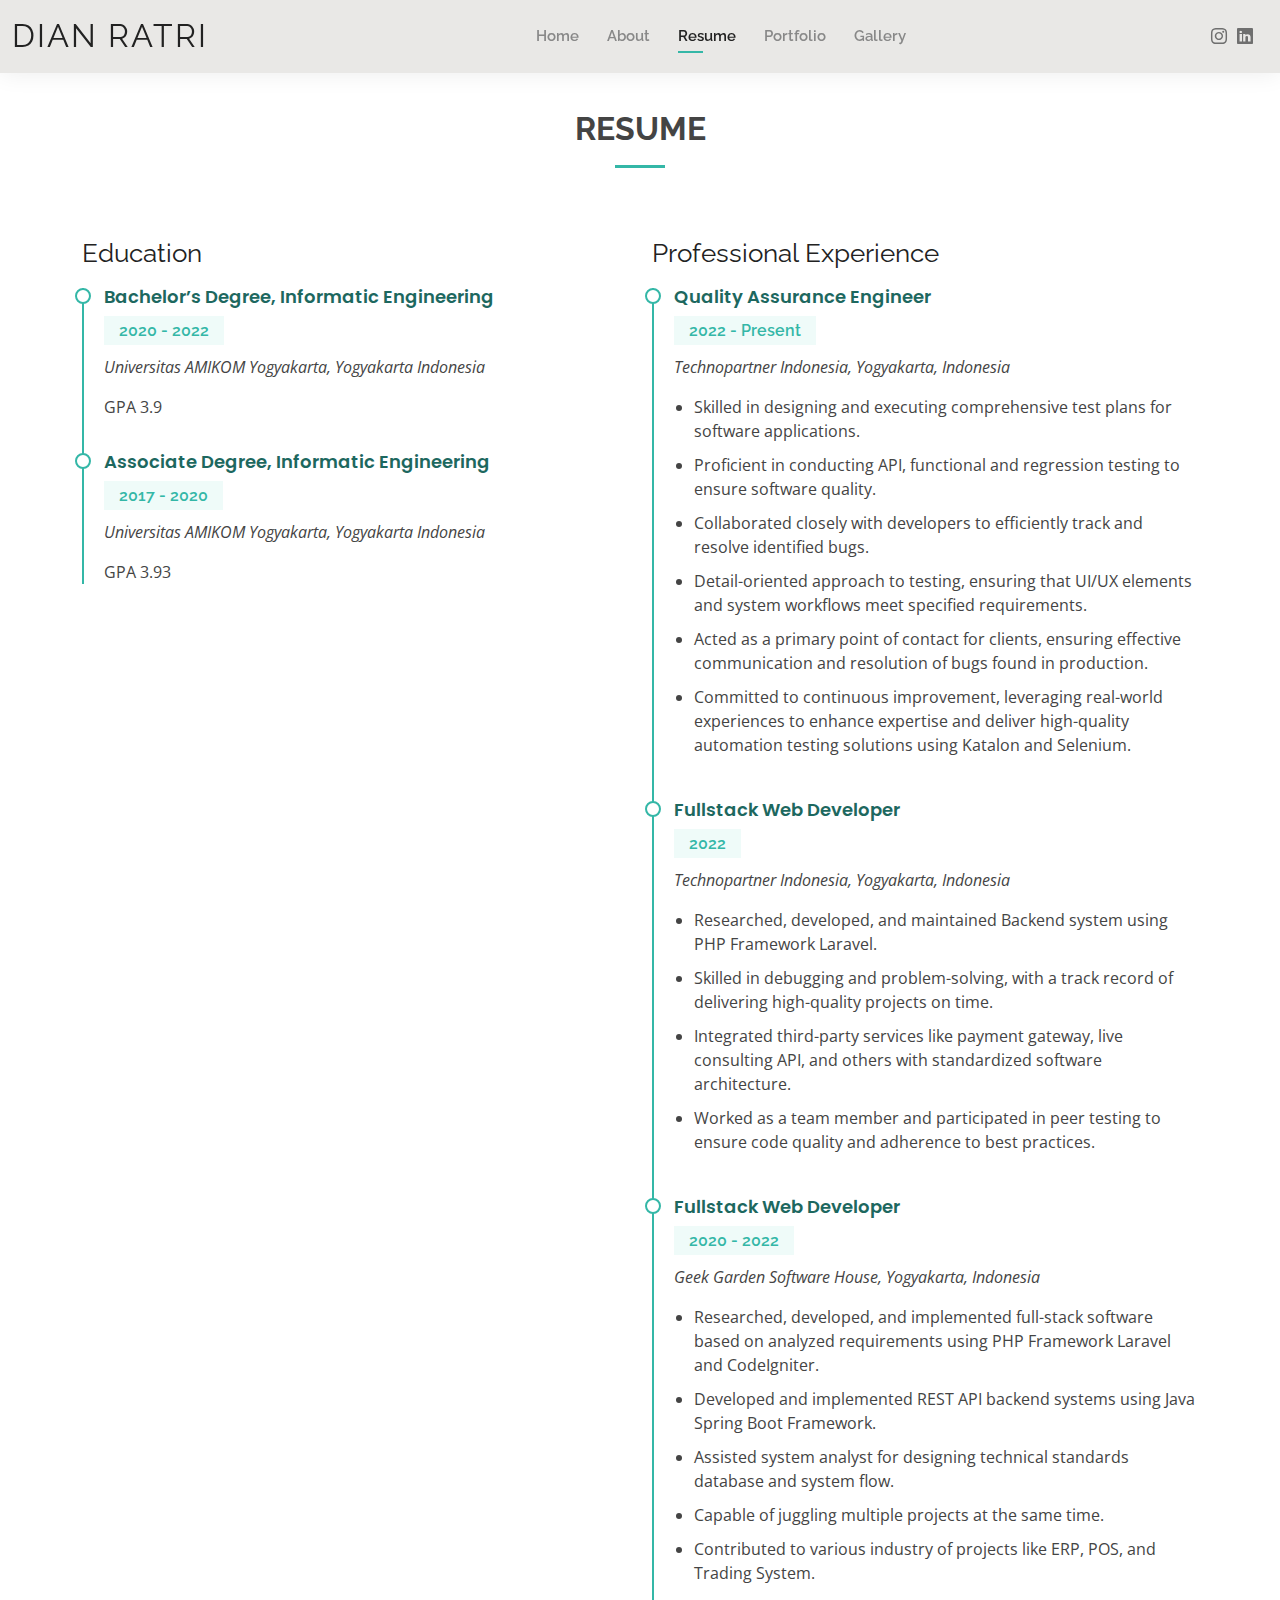
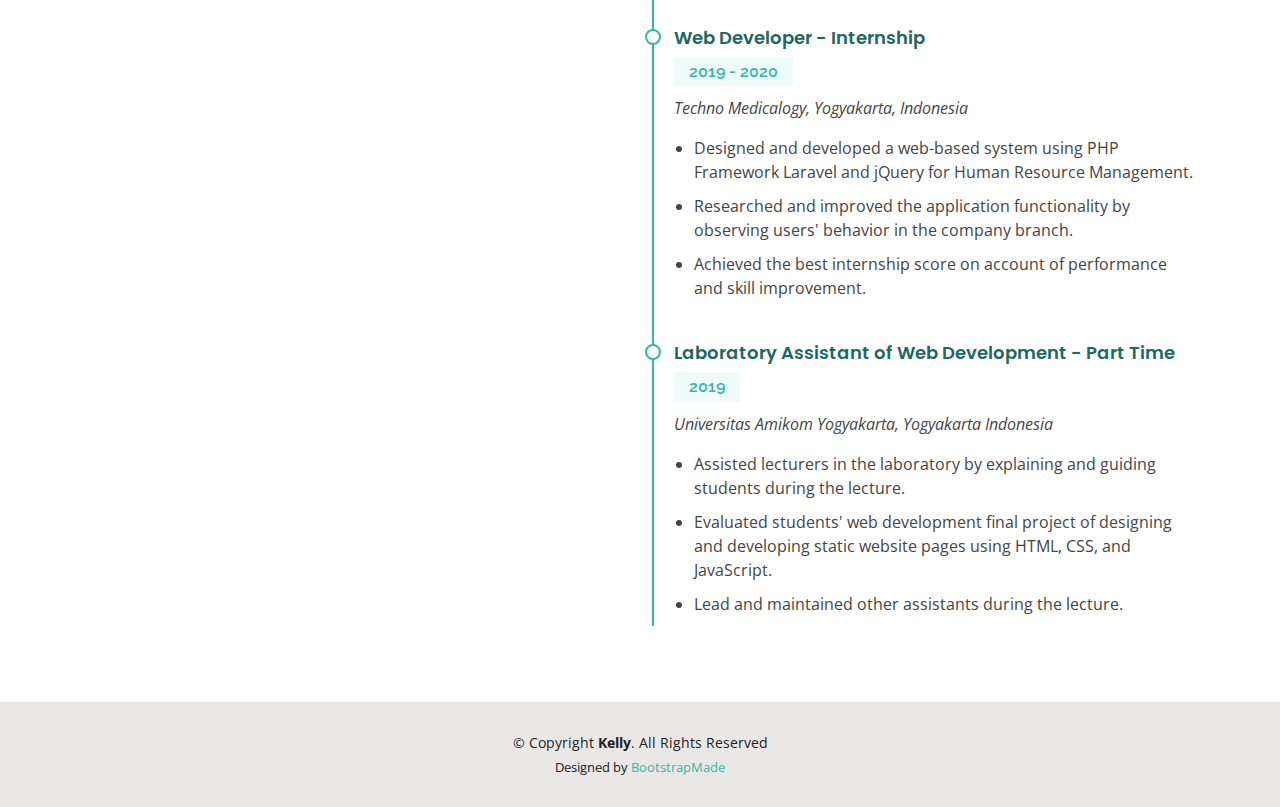
<file: resume.html>
<!DOCTYPE html>
<html lang="en">

<head>
  <meta charset="utf-8">
  <meta content="width=device-width, initial-scale=1.0" name="viewport">

  <!-- <title>Resume - Kelly Bootstrap Template</title> -->
  <title>Resume - Dian Ratri</title>
  <meta content="" name="description">
  <meta content="" name="keywords">

  <!-- Favicons -->
  <link href="assets/img/favicon.png" rel="icon">
  <link href="assets/img/apple-touch-icon.png" rel="apple-touch-icon">

  <!-- Google Fonts -->
  <link href="https://fonts.googleapis.com/css?family=Open+Sans:300,300i,400,400i,600,600i,700,700i|Raleway:300,300i,400,400i,500,500i,600,600i,700,700i|Poppins:300,300i,400,400i,500,500i,600,600i,700,700i" rel="stylesheet">

  <!-- Vendor CSS Files -->
  <link href="assets/vendor/aos/aos.css" rel="stylesheet">
  <link href="assets/vendor/bootstrap/css/bootstrap.min.css" rel="stylesheet">
  <link href="assets/vendor/bootstrap-icons/bootstrap-icons.css" rel="stylesheet">
  <link href="assets/vendor/boxicons/css/boxicons.min.css" rel="stylesheet">
  <link href="assets/vendor/glightbox/css/glightbox.min.css" rel="stylesheet">
  <link href="assets/vendor/swiper/swiper-bundle.min.css" rel="stylesheet">

  <!-- Template Main CSS File -->
  <link href="assets/css/style.css" rel="stylesheet">

  <!-- =======================================================
  * Template Name: Kelly
  * Updated: Sep 18 2023 with Bootstrap v5.3.2
  * Template URL: https://bootstrapmade.com/kelly-free-bootstrap-cv-resume-html-template/
  * Author: BootstrapMade.com
  * License: https://bootstrapmade.com/license/
  ======================================================== -->
</head>

<body>

  <!-- ======= Header ======= -->
  <header id="header" class="fixed-top">
    <div class="container-fluid d-flex justify-content-between align-items-center">

      <h1 class="logo me-auto me-lg-0"><a href="index.html">Dian Ratri</a></h1>
      <!-- Uncomment below if you prefer to use an image logo -->
      <!-- <a href="index.html" class="logo"><img src="assets/img/logo.png" alt="" class="img-fluid"></a>-->

      <nav id="navbar" class="navbar order-last order-lg-0">
        <ul>
          <li><a href="index.html">Home</a></li>
          <li><a href="about.html">About</a></li>
          <li><a class="active" href="resume.html">Resume</a></li>
          <li><a href="services.html">Portfolio</a></li>
          <li><a href="portfolio.html">Gallery</a></li>
        </ul>
        <i class="bi bi-list mobile-nav-toggle"></i>
      </nav><!-- .navbar -->

      <div class="header-social-links">
        <!-- <a href="#" class="twitter"><i class="bi bi-twitter"></i></a>
        <a href="#" class="facebook"><i class="bi bi-facebook"></i></a> -->
        <a target='_blank' href="https://www.instagram.com/dian_ratrii/?igsh=ZGUzMzM3NWJiOQ%3D%3D" class="instagram"><i class="bi bi-instagram"></i></a>
        <a target='_blank' href="https://www.linkedin.com/in/dianratri/" class="linkedin"><i class="bi bi-linkedin"></i></i></a>
      </div>

    </div>

  </header><!-- End Header -->

  <main id="main">

    <!-- ======= Resume Section ======= -->
    <section id="resume" class="resume">
      <div class="container" data-aos="fade-up">

        <div class="section-title">
          <h2>Resume</h2>
          <!-- <p>Magnam dolores commodi suscipit. Necessitatibus eius consequatur ex aliquid fuga eum quidem. Sit sint consectetur velit. Quisquam quos quisquam cupiditate. Et nemo qui impedit suscipit alias ea. Quia fugiat sit in iste officiis commodi quidem hic quas.</p> -->
        </div>

        <div class="row">
          <div class="col-lg-6">
            <h3 class="resume-title">Education</h3>
            <div class="resume-item">
              <h4>Bachelor’s Degree, Informatic Engineering</h4>
              <h5>2020 - 2022</h5>
              <p><em>Universitas AMIKOM Yogyakarta, Yogyakarta Indonesia </em></p>
              <p>GPA 3.9</p>
            </div>
            <div class="resume-item">
              <h4>Associate Degree, Informatic Engineering</h4>
              <h5>2017 - 2020</h5>
              <p><em>Universitas AMIKOM Yogyakarta, Yogyakarta Indonesia </em></p>
              <p>GPA 3.93</p>
            </div>
          </div>
          <div class="col-lg-6">
            <h3 class="resume-title">Professional Experience</h3>
            <div class="resume-item">
              <h4>Quality Assurance Engineer</h4>
              <h5>2022 - Present</h5>
              <p><em>Technopartner Indonesia, Yogyakarta, Indonesia </em></p>
              <p>
              <ul>
                <li>Skilled in designing and executing comprehensive test plans for software applications.</li>
                <li>Proficient in conducting API, functional and regression testing to ensure software quality.</li>
                <li>Collaborated closely with developers to efficiently track and resolve identified bugs.</li>
                <li>Detail-oriented approach to testing, ensuring that UI/UX elements and system workflows meet specified requirements.</li>
                <li>Acted as a primary point of contact for clients, ensuring effective communication and resolution of bugs found in production.</li>
                <li>Committed to continuous improvement, leveraging real-world experiences to enhance expertise and deliver high-quality automation testing solutions using Katalon and Selenium.</li>
              </ul>
              </p>
            </div>
            <div class="resume-item">
              <h4>Fullstack Web Developer</h4>
              <h5>2022</h5>
              <p><em>Technopartner Indonesia, Yogyakarta, Indonesia </em></p>
              <p>
              <ul>
                <li>Researched, developed, and maintained Backend system using PHP Framework Laravel.</li>
                <li>Skilled in debugging and problem-solving, with a track record of delivering high-quality projects on time.</li>
                <li>Integrated third-party services like payment gateway, live consulting API, and others with standardized software architecture.</li>
                <li>Worked as a team member and participated in peer testing to ensure code quality and adherence to best practices.</li>
              </ul>
              </p>
            </div>
            <div class="resume-item">
              <h4>Fullstack Web Developer</h4>
              <h5>2020 - 2022</h5>
              <p><em>Geek Garden Software House, Yogyakarta, Indonesia</em></p>
              <p>
              <ul>
                <li>Researched, developed, and implemented full-stack software based on analyzed requirements using PHP Framework Laravel and CodeIgniter.</li>
                <li>Developed and implemented REST API backend systems using Java Spring Boot Framework.</li>
                <li>Assisted system analyst for designing technical standards database and system flow.</li>
                <li>Capable of juggling multiple projects at the same time.</li>
                <li>Contributed to various industry of projects like ERP, POS, and Trading System.</li>
              </ul>
              </p>
            </div>
            <div class="resume-item">
              <h4>Web Developer - Internship</h4>
              <h5>2019 - 2020</h5>
              <p><em>Techno Medicalogy, Yogyakarta, Indonesia</em></p>
              <p>
              <ul>
                <li>Designed and developed a web-based system using PHP Framework Laravel and jQuery for Human Resource Management.</li>
                <li>Researched and improved the application functionality by observing users' behavior in the company branch.</li>
                <li>Achieved the best internship score on account of performance and skill improvement.</li>
              </ul>
              </p>
            </div>
            <div class="resume-item">
              <h4>Laboratory Assistant of Web Development - Part Time</h4>
              <h5>2019</h5>
              <p><em>Universitas Amikom Yogyakarta, Yogyakarta Indonesia</em></p>
              <p>
              <ul>
                <li>Assisted lecturers in the laboratory by explaining and guiding students during the lecture.</li>
                <li>Evaluated students' web development final project of designing and developing static website pages using HTML, CSS, and JavaScript.</li>
                <li>Lead and maintained other assistants during the lecture.</li>
              </ul>
              </p>
            </div>
          </div>
        </div>

      </div>
    </section><!-- End Resume Section -->

  </main><!-- End #main -->

  <!-- ======= Footer ======= -->
  <footer id="footer">
    <div class="container">
      <div class="copyright">
        &copy; Copyright <strong><span>Kelly</span></strong>. All Rights Reserved
      </div>
      <div class="credits">
        <!-- All the links in the footer should remain intact. -->
        <!-- You can delete the links only if you purchased the pro version. -->
        <!-- Licensing information: https://bootstrapmade.com/license/ -->
        <!-- Purchase the pro version with working PHP/AJAX contact form: https://bootstrapmade.com/kelly-free-bootstrap-cv-resume-html-template/ -->
        Designed by <a href="https://bootstrapmade.com/">BootstrapMade</a>
      </div>
    </div>
  </footer><!-- End  Footer -->

  <div id="preloader"></div>
  <a href="#" class="back-to-top d-flex align-items-center justify-content-center"><i class="bi bi-arrow-up-short"></i></a>

  <!-- Vendor JS Files -->
  <script src="assets/vendor/purecounter/purecounter_vanilla.js"></script>
  <script src="assets/vendor/aos/aos.js"></script>
  <script src="assets/vendor/bootstrap/js/bootstrap.bundle.min.js"></script>
  <script src="assets/vendor/glightbox/js/glightbox.min.js"></script>
  <script src="assets/vendor/isotope-layout/isotope.pkgd.min.js"></script>
  <script src="assets/vendor/swiper/swiper-bundle.min.js"></script>
  <script src="assets/vendor/waypoints/noframework.waypoints.js"></script>
  <script src="assets/vendor/php-email-form/validate.js"></script>

  <!-- Template Main JS File -->
  <script src="assets/js/main.js"></script>

</body>

</html>
</file>
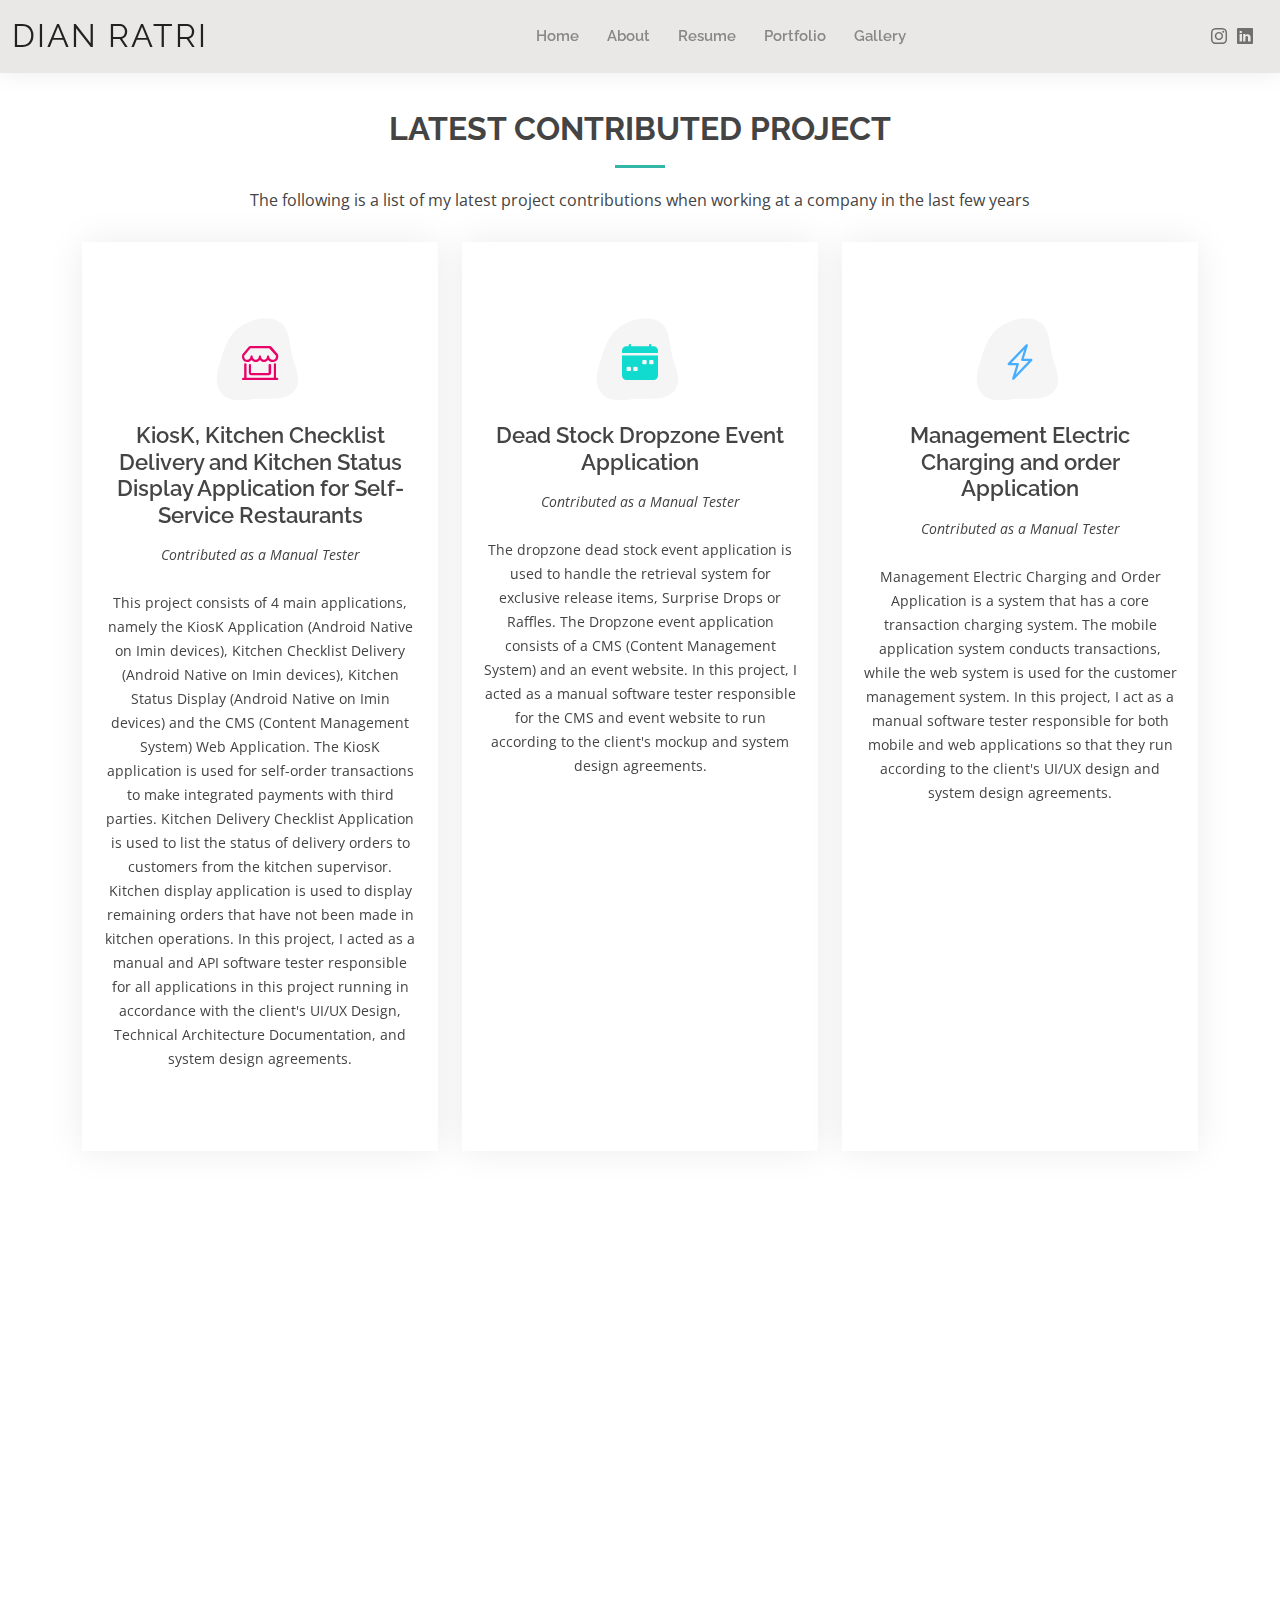
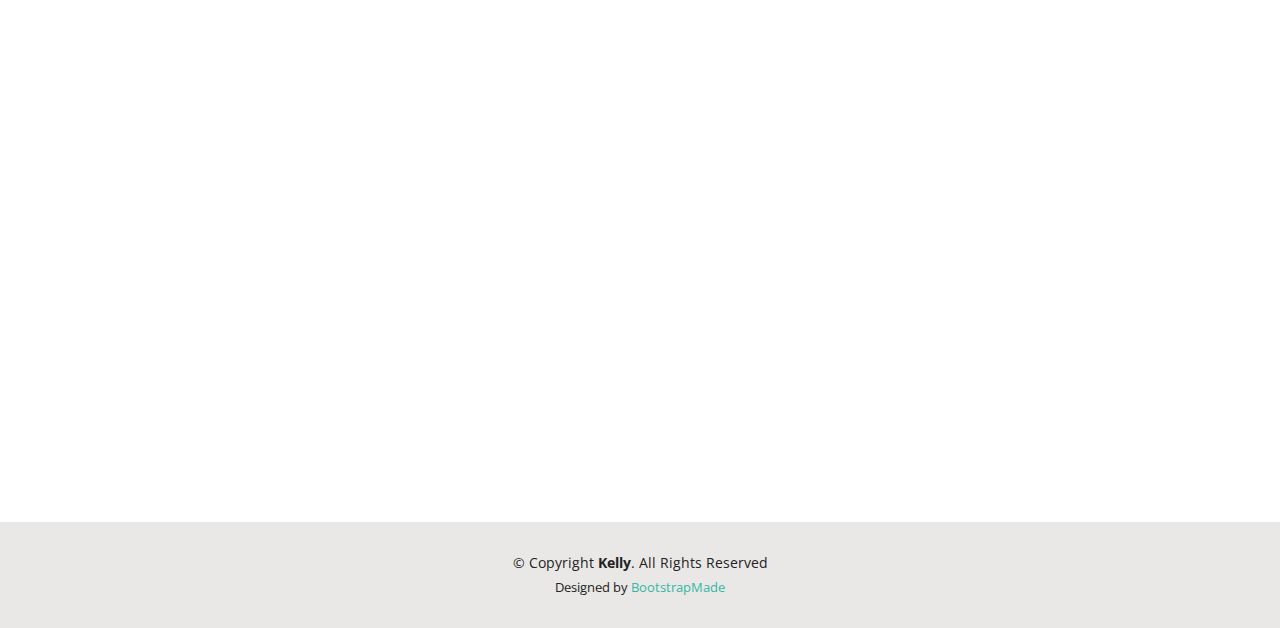
<file: services.html>
<!DOCTYPE html>
<html lang="en">

<head>
  <meta charset="utf-8">
  <meta content="width=device-width, initial-scale=1.0" name="viewport">

  <!-- <title>Services - Kelly Bootstrap Template</title> -->
  <title>Project - Dian Ratri</title>
  <meta content="" name="description">
  <meta content="" name="keywords">

  <!-- Favicons -->
  <link href="assets/img/favicon.png" rel="icon">
  <link href="assets/img/apple-touch-icon.png" rel="apple-touch-icon">

  <!-- Google Fonts -->
  <link href="https://fonts.googleapis.com/css?family=Open+Sans:300,300i,400,400i,600,600i,700,700i|Raleway:300,300i,400,400i,500,500i,600,600i,700,700i|Poppins:300,300i,400,400i,500,500i,600,600i,700,700i" rel="stylesheet">

  <!-- Vendor CSS Files -->
  <link href="assets/vendor/aos/aos.css" rel="stylesheet">
  <link href="assets/vendor/bootstrap/css/bootstrap.min.css" rel="stylesheet">
  <link href="assets/vendor/bootstrap-icons/bootstrap-icons.css" rel="stylesheet">
  <link href="assets/vendor/boxicons/css/boxicons.min.css" rel="stylesheet">
  <link href="assets/vendor/glightbox/css/glightbox.min.css" rel="stylesheet">
  <link href="assets/vendor/swiper/swiper-bundle.min.css" rel="stylesheet">

  <!-- Template Main CSS File -->
  <link href="assets/css/style.css" rel="stylesheet">

  <!-- =======================================================
  * Template Name: Kelly
  * Updated: Sep 18 2023 with Bootstrap v5.3.2
  * Template URL: https://bootstrapmade.com/kelly-free-bootstrap-cv-resume-html-template/
  * Author: BootstrapMade.com
  * License: https://bootstrapmade.com/license/
  ======================================================== -->
</head>

<body>

  <!-- ======= Header ======= -->
  <header id="header" class="fixed-top">
    <div class="container-fluid d-flex justify-content-between align-items-center">

      <h1 class="logo me-auto me-lg-0"><a href="index.html">Dian Ratri</a></h1>
      <!-- Uncomment below if you prefer to use an image logo -->
      <!-- <a href="index.html" class="logo"><img src="assets/img/logo.png" alt="" class="img-fluid"></a>-->

      <nav id="navbar" class="navbar order-last order-lg-0">
        <ul>
          <li><a href="index.html">Home</a></li>
          <li><a href="about.html">About</a></li>
          <li><a href="resume.html">Resume</a></li>
          <li><a href="services.html">Portfolio</a></li>
          <li><a href="portfolio.html">Gallery</a></li>
        </ul>
        <i class="bi bi-list mobile-nav-toggle"></i>
      </nav><!-- .navbar -->

      <div class="header-social-links">
        <!-- <a href="#" class="twitter"><i class="bi bi-twitter"></i></a>
        <a href="#" class="facebook"><i class="bi bi-facebook"></i></a> -->
        <a target='_blank' href="https://www.instagram.com/dian_ratrii/?igsh=ZGUzMzM3NWJiOQ%3D%3D" class="instagram"><i class="bi bi-instagram"></i></a>
        <a target='_blank' href="https://www.linkedin.com/in/dianratri/" class="linkedin"><i class="bi bi-linkedin"></i></i></a>
      </div>

    </div>

  </header><!-- End Header -->

  <main id="main">

    <!-- ======= Services Section ======= -->
    <section id="services" class="services">
      <div class="container" data-aos="fade-up">

        <div class="section-title">
          <h2>Latest Contributed Project</h2>
          <p>The following is a list of my latest project contributions when working at a company in the last few years</p>
        </div>

        <div class="row">
          
          <div class="col-lg-4 col-md-6 d-flex align-items-stretch" data-aos="zoom-in" data-aos-delay="100">
            <div class="icon-box iconbox-pink">
              <div class="icon">
                <svg width="100" height="100" viewBox="0 0 600 600" xmlns="http://www.w3.org/2000/svg">
                  <path stroke="none" stroke-width="0" fill="#f5f5f5" d="M300,521.0016835830174C376.1290562159157,517.8887921683347,466.0731472004068,529.7835943286574,510.70327084640275,468.03025145048787C554.3714126377745,407.6079735673963,508.03601936045806,328.9844924480964,491.2728898941984,256.3432110539036C474.5976632858925,184.082847569629,479.9380746630129,96.60480741107993,416.23090153303,58.64404602377083C348.86323505073057,18.502131276798302,261.93793281208167,40.57373210992963,193.5410806939664,78.93577620505333C130.42746243093433,114.334589627462,98.30271207620316,179.96522072025542,76.75703585869454,249.04625023123273C51.97151888228291,328.5150500222984,13.704378332031375,421.85034740162234,66.52175969318436,486.19268352777647C119.04800174914682,550.1803526380478,217.28368757567262,524.383925680826,300,521.0016835830174"></path>
                </svg>
                <i class="bi bi-shop-window"></i>
              </div>
              <h4>KiosK, Kitchen Checklist Delivery and Kitchen Status Display Application for Self-Service Restaurants</h4>
              <p class="fst-italic">Contributed as a Manual Tester</p>
              <br>
              <p>This project consists of 4 main applications, namely the KiosK Application (Android Native on Imin devices), Kitchen Checklist Delivery (Android Native on Imin devices), Kitchen Status Display (Android Native on Imin devices) and the CMS (Content Management System) Web Application. The KiosK application is used for self-order transactions to make integrated payments with third parties. Kitchen Delivery Checklist Application is used to list the status of delivery orders to customers from the kitchen supervisor. Kitchen display application is used to display remaining orders that have not been made in kitchen operations. In this project, I acted as a manual and API software tester responsible for all applications in this project running in accordance with the client's UI/UX Design, Technical Architecture Documentation, and system design agreements.</p>
            </div>
          </div>

          <div class="col-lg-4 col-md-6 d-flex align-items-stretch" data-aos="zoom-in" data-aos-delay="100">
            <div class="icon-box iconbox-teal">
              <div class="icon">
                <svg width="100" height="100" viewBox="0 0 600 600" xmlns="http://www.w3.org/2000/svg">
                  <path stroke="none" stroke-width="0" fill="#f5f5f5" d="M300,521.0016835830174C376.1290562159157,517.8887921683347,466.0731472004068,529.7835943286574,510.70327084640275,468.03025145048787C554.3714126377745,407.6079735673963,508.03601936045806,328.9844924480964,491.2728898941984,256.3432110539036C474.5976632858925,184.082847569629,479.9380746630129,96.60480741107993,416.23090153303,58.64404602377083C348.86323505073057,18.502131276798302,261.93793281208167,40.57373210992963,193.5410806939664,78.93577620505333C130.42746243093433,114.334589627462,98.30271207620316,179.96522072025542,76.75703585869454,249.04625023123273C51.97151888228291,328.5150500222984,13.704378332031375,421.85034740162234,66.52175969318436,486.19268352777647C119.04800174914682,550.1803526380478,217.28368757567262,524.383925680826,300,521.0016835830174"></path>
                </svg>
                <i class="bi bi-calendar-week-fill"></i>
              </div>
              <h4>Dead Stock Dropzone Event Application</h4>
              <p class="fst-italic">Contributed as a Manual Tester</p>
              <br>
              <p>The dropzone dead stock event application is used to handle the retrieval system for exclusive release items, Surprise Drops or Raffles. The Dropzone event application consists of a CMS (Content Management System) and an event website. In this project, I acted as a manual software tester responsible for the CMS and event website to run according to the client's mockup and system design agreements.</p>
            </div>
          </div>

          <div class="col-lg-4 col-md-6 d-flex align-items-stretch" data-aos="zoom-in" data-aos-delay="100">
            <div class="icon-box iconbox-blue">
              <div class="icon">
                <svg width="100" height="100" viewBox="0 0 600 600" xmlns="http://www.w3.org/2000/svg">
                  <path stroke="none" stroke-width="0" fill="#f5f5f5" d="M300,521.0016835830174C376.1290562159157,517.8887921683347,466.0731472004068,529.7835943286574,510.70327084640275,468.03025145048787C554.3714126377745,407.6079735673963,508.03601936045806,328.9844924480964,491.2728898941984,256.3432110539036C474.5976632858925,184.082847569629,479.9380746630129,96.60480741107993,416.23090153303,58.64404602377083C348.86323505073057,18.502131276798302,261.93793281208167,40.57373210992963,193.5410806939664,78.93577620505333C130.42746243093433,114.334589627462,98.30271207620316,179.96522072025542,76.75703585869454,249.04625023123273C51.97151888228291,328.5150500222984,13.704378332031375,421.85034740162234,66.52175969318436,486.19268352777647C119.04800174914682,550.1803526380478,217.28368757567262,524.383925680826,300,521.0016835830174"></path>
                </svg>
                <i class="bi bi-lightning-charge"></i>
              </div>
              <h4>Management Electric Charging and order Application</h4>
              <p class="fst-italic">Contributed as a Manual Tester</p>
              <br>
              <p>Management Electric Charging and Order Application is a system that has a core transaction charging system. The mobile application system conducts transactions, while the web system is used for the customer management system. In this project, I act as a manual software tester responsible for both mobile and web applications so that they run according to the client's UI/UX design and system design agreements.</p>
            </div>
          </div>

          <div class="col-lg-4 col-md-6 d-flex align-items-stretch mt-4" data-aos="zoom-in" data-aos-delay="100">
            <div class="icon-box iconbox-orange ">
              <div class="icon">
                <svg width="100" height="100" viewBox="0 0 600 600" xmlns="http://www.w3.org/2000/svg">
                  <path stroke="none" stroke-width="0" fill="#f5f5f5" d="M300,582.0697525312426C382.5290701553225,586.8405444964366,449.9789794690241,525.3245884688669,502.5850820975895,461.55621195738473C556.606425686781,396.0723002908107,615.8543463187945,314.28637112970534,586.6730223649479,234.56875336149918C558.9533121215079,158.8439757836574,454.9685369536778,164.00468322053177,381.49747125262974,130.76875717737553C312.15926192815925,99.40240125094834,248.97055460311594,18.661163978235184,179.8680185752513,50.54337015887873C110.5421016452524,82.52863877960104,119.82277516462835,180.83849132639028,109.12597500060166,256.43424936330496C100.08760227029461,320.3096726198365,92.17705696193138,384.0621239912766,124.79988738764834,439.7174275375508C164.83382741302287,508.01625554203684,220.96474134820875,577.5009287672846,300,582.0697525312426"></path>
                </svg>
                <i class="bi bi-cart3"></i>
              </div>
              <h4>POS Beauty Clinic Application</h4>
              <p class="fst-italic">Contributed as a Manual Tester</p>
              <br>
              <p>POS Beauty Clinic Application is a point of sales system for beauty clinics that features cashiers, reports, consultation bookings, product transactions, treatment transactions, and service queues. In this project, I act as a manual software tester responsible for checking all the main web-based features so that they run according to the UI/UX design and system design.</p>
            </div>
          </div>

          <div class="col-lg-4 col-md-6 d-flex align-items-stretch mt-4" data-aos="zoom-in" data-aos-delay="100">
            <div class="icon-box iconbox-pink">
              <div class="icon">
                <svg width="100" height="100" viewBox="0 0 600 600" xmlns="http://www.w3.org/2000/svg">
                  <path stroke="none" stroke-width="0" fill="#f5f5f5" d="M300,541.5067337569781C382.14930387511276,545.0595476570109,479.8736841581634,548.3450877840088,526.4010558755058,480.5488172755941C571.5218469581645,414.80211281144784,517.5187510058486,332.0715597781072,496.52539010469104,255.14436215662573C477.37192572678356,184.95920475031193,473.57363656557914,105.61284051026155,413.0603344069578,65.22779650032875C343.27470386102294,18.654635553484475,251.2091493199835,5.337323636656869,175.0934190732945,40.62881213300186C97.87086631185822,76.43348514350839,51.98124368387456,156.15599469081315,36.44837278890362,239.84606092416172C21.716077023791087,319.22268207091537,43.775223500013084,401.1760424656574,96.891909868211,461.97329694683043C147.22146801428983,519.5804099606455,223.5754009179313,538.201503339737,300,541.5067337569781"></path>
                </svg>
                <i class="bi bi-card-list"></i>
              </div>
              <h4>Bug Ticketing and Test Case Management System</h4>
              <p class="fst-italic">Contributed as a Manual Tester</p>
              <br>
              <p>The Bug Ticketing and Test Case Management System is an internal system that can be used to create master test cases, run testing test cases, and bug ticketing to developers. In this project, I act as a manual software tester responsible for checking all the main web-based features so that they run according to the UI/UX design and system design.</p>
            </div>
          </div>

          <div class="col-lg-4 col-md-6 d-flex align-items-stretch mt-4" data-aos="zoom-in" data-aos-delay="100">
            <div class="icon-box iconbox-yellow">
              <div class="icon">
                <svg width="100" height="100" viewBox="0 0 600 600" xmlns="http://www.w3.org/2000/svg">
                  <path stroke="none" stroke-width="0" fill="#f5f5f5" d="M300,503.46388370962813C374.79870501325706,506.71871716319447,464.8034551963731,527.1746412648533,510.4981551193396,467.86667711651364C555.9287308511215,408.9015244558933,512.6030010748507,327.5744911775523,490.211057578863,256.5855673507754C471.097692560561,195.9906835881958,447.69079081568157,138.11976852964426,395.19560036434837,102.3242989838813C329.3053358748298,57.3949838291264,248.02791733380457,8.279543830951368,175.87071277845988,42.242879143198664C103.41431057327972,76.34704239035025,93.79494320519305,170.9812938413882,81.28167332365135,250.07896920659033C70.17666984294237,320.27484674793965,64.84698225790005,396.69656628748305,111.28512138212992,450.4950937839243C156.20124167950087,502.5303643271138,231.32542653798444,500.4755392045468,300,503.46388370962813"></path>
                </svg>
                <i class="bx bx-layer"></i>
              </div>
              <h4>Cover Clearence Management Application</h4>
              <p class="fst-italic">Contributed as a Manual Tester</p>
              <br>
              <p>The Cover Clearance Management System is a system that has the main features of arrangement, revenue sharing, and song cover project collaboration. In this project, I act as a manual software tester responsible for checking the income report feature based on a web application so that it runs according to the client's UI/UX design and system design agreements.</p>
            </div>
          </div>

          <div class="col-lg-4 col-md-6 d-flex align-items-stretch mt-4" data-aos="zoom-in" data-aos-delay="200">
            <div class="icon-box iconbox-red">
              <div class="icon">
                <svg width="100" height="100" viewBox="0 0 600 600" xmlns="http://www.w3.org/2000/svg">
                  <path stroke="none" stroke-width="0" fill="#f5f5f5" d="M300,532.3542879108572C369.38199826031484,532.3153073249985,429.10787420159085,491.63046689027357,474.5244479745417,439.17860296908856C522.8885846962883,383.3225815378663,569.1668002868075,314.3205725914397,550.7432151929288,242.7694973846089C532.6665558377875,172.5657663291529,456.2379748765914,142.6223662098291,390.3689995646985,112.34683881706744C326.66090330228417,83.06452184765237,258.84405631176094,53.51806209861945,193.32584062364296,78.48882559362697C121.61183558270385,105.82097193414197,62.805066853699245,167.19869350419734,48.57481801355237,242.6138429142374C34.843463184063346,315.3850353017275,76.69343916112496,383.4422959591041,125.22947124332185,439.3748458443577C170.7312796277747,491.8107796887764,230.57421082200815,532.3932930995766,300,532.3542879108572"></path>
                </svg>
                <i class="bx bx-slideshow"></i>
              </div>
              <h4>Song E-Commerce Application</h4>
              <p class="fst-italic">Contributed as a Manual Tester</p>
              <br>
              <p>The Song E-Commerce system is a system that has a core system of buying and selling song licenses. The mobile application system has the roles of songwriter and producer. While on the web system, there are admin and publisher roles. In this project, I act as a manual software tester responsible for both mobile and web applications so that they run according to the client's UI/UX design and system design agreements.</p>
            </div>
          </div>

          <div class="col-lg-4 col-md-6 d-flex align-items-stretch mt-4" data-aos="zoom-in" data-aos-delay="300">
            <div class="icon-box iconbox-teal">
              <div class="icon">
                <svg width="100" height="100" viewBox="0 0 600 600" xmlns="http://www.w3.org/2000/svg">
                  <path stroke="none" stroke-width="0" fill="#f5f5f5" d="M300,566.797414625762C385.7384707136149,576.1784315230908,478.7894351017131,552.8928747891023,531.9192734346935,484.94944893311C584.6109503024035,417.5663521118492,582.489472248146,322.67544863468447,553.9536738515405,242.03673114598146C529.1557734026468,171.96086150256528,465.24506316201064,127.66468636344209,395.9583748389544,100.7403814666027C334.2173773831606,76.7482773500951,269.4350130405921,84.62216499799875,207.1952322260088,107.2889140133804C132.92018162631612,134.33871894543012,41.79353780512637,160.00259165414826,22.644507872594943,236.69541883565114C3.319112789854554,314.0945973066697,72.72355303640163,379.243833228382,124.04198916343866,440.3218312028393C172.9286146004772,498.5055451809895,224.45579914871206,558.5317968840102,300,566.797414625762"></path>
                </svg>
                <i class="bi bi-phone-vibrate"></i>
              </div>
              <h4>Doctor’s Cosultation Application</h4>
              <p class="fst-italic">Contributed as a Software Engineer</p>
              <br>
              <p class="fst-italic">(PHP, Laravel, JS, REST API)</p>
              <p>The system includes core features, online transactions and consultations. The system was built using the PHP and Javascript programming languages and the Laravel framework. In this project, I contribute as a back-end programmer who handles consulting transaction CMS features with the Midtrans payment gateway, consulting transaction API, and Live Online Consulting API integrated with Infobip.</p>
            </div>
          </div>

          <div class="col-lg-4 col-md-6 d-flex align-items-stretch mt-4" data-aos="zoom-in" data-aos-delay="300">
            <div class="icon-box iconbox-blue">
              <div class="icon">
                <svg width="100" height="100" viewBox="0 0 600 600" xmlns="http://www.w3.org/2000/svg">
                  <path stroke="none" stroke-width="0" fill="#f5f5f5" d="M300,566.797414625762C385.7384707136149,576.1784315230908,478.7894351017131,552.8928747891023,531.9192734346935,484.94944893311C584.6109503024035,417.5663521118492,582.489472248146,322.67544863468447,553.9536738515405,242.03673114598146C529.1557734026468,171.96086150256528,465.24506316201064,127.66468636344209,395.9583748389544,100.7403814666027C334.2173773831606,76.7482773500951,269.4350130405921,84.62216499799875,207.1952322260088,107.2889140133804C132.92018162631612,134.33871894543012,41.79353780512637,160.00259165414826,22.644507872594943,236.69541883565114C3.319112789854554,314.0945973066697,72.72355303640163,379.243833228382,124.04198916343866,440.3218312028393C172.9286146004772,498.5055451809895,224.45579914871206,558.5317968840102,300,566.797414625762"></path>
                </svg>
                <i class="bi bi-graph-up"></i>
              </div>
              <h4>Tradding Application</h4>
              <p class="fst-italic">Contributed as a Software Engineer</p>
              <br>
              <p class="fst-italic">(Java, Spring Boot, REST API)</p>
              <p>The system built includes master data, auth accounts, and transactions. The system is built using the Java and javascript programming languages and uses the Spring boot backend framework and the vue.js and angular.js frontend frameworks. In this project, I contributed as a backend programmer to build a rest-API that handles the auth account menu and transactions [deposits and withdrawals].</p>
            </div>
          </div>

          <div class="col-lg-4 col-md-6 d-flex align-items-stretch mt-4" data-aos="zoom-in" data-aos-delay="300">
            <div class="icon-box iconbox-pink">
              <div class="icon">
                <svg width="100" height="100" viewBox="0 0 600 600" xmlns="http://www.w3.org/2000/svg">
                  <path stroke="none" stroke-width="0" fill="#f5f5f5" d="M300,566.797414625762C385.7384707136149,576.1784315230908,478.7894351017131,552.8928747891023,531.9192734346935,484.94944893311C584.6109503024035,417.5663521118492,582.489472248146,322.67544863468447,553.9536738515405,242.03673114598146C529.1557734026468,171.96086150256528,465.24506316201064,127.66468636344209,395.9583748389544,100.7403814666027C334.2173773831606,76.7482773500951,269.4350130405921,84.62216499799875,207.1952322260088,107.2889140133804C132.92018162631612,134.33871894543012,41.79353780512637,160.00259165414826,22.644507872594943,236.69541883565114C3.319112789854554,314.0945973066697,72.72355303640163,379.243833228382,124.04198916343866,440.3218312028393C172.9286146004772,498.5055451809895,224.45579914871206,558.5317968840102,300,566.797414625762"></path>
                </svg>
                <i class="bi bi-cash-coin"></i>
              </div>
              <h4>POS for Fashion Store</h4>
              <p class="fst-italic">Contributed as a Software Engineer</p>
              <br>
              <p class="fst-italic">(PHP, JS, Laravel)</p>
              <p>The system built includes core, inventory, POS, and report features. The system is built using the PHP and Laravel programming languages and uses the Laravel framework. In this project, I contribute as a full-stack programmer who handles core menus, posts, and reports.</p>
            </div>
          </div>

          <div class="col-lg-4 col-md-6 d-flex align-items-stretch mt-4" data-aos="zoom-in" data-aos-delay="300">
            <div class="icon-box iconbox-yellow">
              <div class="icon">
                <svg width="100" height="100" viewBox="0 0 600 600" xmlns="http://www.w3.org/2000/svg">
                  <path stroke="none" stroke-width="0" fill="#f5f5f5" d="M300,566.797414625762C385.7384707136149,576.1784315230908,478.7894351017131,552.8928747891023,531.9192734346935,484.94944893311C584.6109503024035,417.5663521118492,582.489472248146,322.67544863468447,553.9536738515405,242.03673114598146C529.1557734026468,171.96086150256528,465.24506316201064,127.66468636344209,395.9583748389544,100.7403814666027C334.2173773831606,76.7482773500951,269.4350130405921,84.62216499799875,207.1952322260088,107.2889140133804C132.92018162631612,134.33871894543012,41.79353780512637,160.00259165414826,22.644507872594943,236.69541883565114C3.319112789854554,314.0945973066697,72.72355303640163,379.243833228382,124.04198916343866,440.3218312028393C172.9286146004772,498.5055451809895,224.45579914871206,558.5317968840102,300,566.797414625762"></path>
                </svg>
                <i class="bi bi-car-front-fill"></i>
              </div>
              <h4>ERP, SCM, and POS Transport Showroom</h4>
              <p class="fst-italic">Contributed as a Software Engineer</p>
              <br>
              <p class="fst-italic">(PHP, REST API, JS, Laravel)</p>
              <p>The system includes core features, logistics, selling, service, accounting, POS, CRM, and salesforce. The system is built using the PHP and Javascript programming languages and the Laravel framework. In this project, I contributed as a full-stack programmer who handled the logistics, selling, accounting, and service menus. While the CRM system says contributing as a backend programmer makes a rest-API because the result of this system is a mobile application.</p>
            </div>
          </div>

          <div class="col-lg-4 col-md-6 d-flex align-items-stretch mt-4" data-aos="zoom-in" data-aos-delay="300">
            <div class="icon-box iconbox-teal">
              <div class="icon">
                <svg width="100" height="100" viewBox="0 0 600 600" xmlns="http://www.w3.org/2000/svg">
                  <path stroke="none" stroke-width="0" fill="#f5f5f5" d="M300,566.797414625762C385.7384707136149,576.1784315230908,478.7894351017131,552.8928747891023,531.9192734346935,484.94944893311C584.6109503024035,417.5663521118492,582.489472248146,322.67544863468447,553.9536738515405,242.03673114598146C529.1557734026468,171.96086150256528,465.24506316201064,127.66468636344209,395.9583748389544,100.7403814666027C334.2173773831606,76.7482773500951,269.4350130405921,84.62216499799875,207.1952322260088,107.2889140133804C132.92018162631612,134.33871894543012,41.79353780512637,160.00259165414826,22.644507872594943,236.69541883565114C3.319112789854554,314.0945973066697,72.72355303640163,379.243833228382,124.04198916343866,440.3218312028393C172.9286146004772,498.5055451809895,224.45579914871206,558.5317968840102,300,566.797414625762"></path>
                </svg>
                <i class="bi bi-table"></i>
              </div>
              <h4>ERP, SCM, and POS Furniture Shop</h4>
              <p class="fst-italic">Contributed as a Software Engineer</p>
              <br>
              <p class="fst-italic">(PHP, JS, Laravel)</p>
              <p>The system includes core [master data], ppic[inventory and production], marketing, packing, and report features. The system uses the PHP and Javascript programming languages and the CI and Laravel frameworks. In this project, I contribute as a full-stack programmer who handles marketing, production, and reports.</p>
            </div>
          </div>

          <div class="col-lg-4 col-md-6 d-flex align-items-stretch mt-4" data-aos="zoom-in" data-aos-delay="300">
            <div class="icon-box iconbox-orange">
              <div class="icon">
                <svg width="100" height="100" viewBox="0 0 600 600" xmlns="http://www.w3.org/2000/svg">
                  <path stroke="none" stroke-width="0" fill="#f5f5f5" d="M300,566.797414625762C385.7384707136149,576.1784315230908,478.7894351017131,552.8928747891023,531.9192734346935,484.94944893311C584.6109503024035,417.5663521118492,582.489472248146,322.67544863468447,553.9536738515405,242.03673114598146C529.1557734026468,171.96086150256528,465.24506316201064,127.66468636344209,395.9583748389544,100.7403814666027C334.2173773831606,76.7482773500951,269.4350130405921,84.62216499799875,207.1952322260088,107.2889140133804C132.92018162631612,134.33871894543012,41.79353780512637,160.00259165414826,22.644507872594943,236.69541883565114C3.319112789854554,314.0945973066697,72.72355303640163,379.243833228382,124.04198916343866,440.3218312028393C172.9286146004772,498.5055451809895,224.45579914871206,558.5317968840102,300,566.797414625762"></path>
                </svg>
                <i class="bi bi-people-fill"></i>
              </div>
              <h4>Human Resource Management</h4>
              <p class="fst-italic">Contributed as a Software Engineer</p>
              <br>
              <p class="fst-italic">(PHP, JS, Laravel)</p>
              <p>The human resource management application has leave, attendance, calendar events, salary, and task features. The application is built using the PHP programming language and Laravel framework.</p>
            </div>
          </div>

        </div>

      </div>
    </section><!-- End Services Section -->

  </main><!-- End #main -->

  <!-- ======= Footer ======= -->
  <footer id="footer">
    <div class="container">
      <div class="copyright">
        &copy; Copyright <strong><span>Kelly</span></strong>. All Rights Reserved
      </div>
      <div class="credits">
        <!-- All the links in the footer should remain intact. -->
        <!-- You can delete the links only if you purchased the pro version. -->
        <!-- Licensing information: https://bootstrapmade.com/license/ -->
        <!-- Purchase the pro version with working PHP/AJAX contact form: https://bootstrapmade.com/kelly-free-bootstrap-cv-resume-html-template/ -->
        Designed by <a href="https://bootstrapmade.com/">BootstrapMade</a>
      </div>
    </div>
  </footer><!-- End  Footer -->

  <div id="preloader"></div>
  <a href="#" class="back-to-top d-flex align-items-center justify-content-center"><i class="bi bi-arrow-up-short"></i></a>

  <!-- Vendor JS Files -->
  <script src="assets/vendor/purecounter/purecounter_vanilla.js"></script>
  <script src="assets/vendor/aos/aos.js"></script>
  <script src="assets/vendor/bootstrap/js/bootstrap.bundle.min.js"></script>
  <script src="assets/vendor/glightbox/js/glightbox.min.js"></script>
  <script src="assets/vendor/isotope-layout/isotope.pkgd.min.js"></script>
  <script src="assets/vendor/swiper/swiper-bundle.min.js"></script>
  <script src="assets/vendor/waypoints/noframework.waypoints.js"></script>
  <script src="assets/vendor/php-email-form/validate.js"></script>

  <!-- Template Main JS File -->
  <script src="assets/js/main.js"></script>

</body>

</html>
</file>
<file: assets/css/style.css>
/**
* Template Name: Kelly
* Updated: Sep 18 2023 with Bootstrap v5.3.2
* Template URL: https://bootstrapmade.com/kelly-free-bootstrap-cv-resume-html-template/
* Author: BootstrapMade.com
* License: https://bootstrapmade.com/license/
*/

/*--------------------------------------------------------------
# General
--------------------------------------------------------------*/
body {
  font-family: "Open Sans", sans-serif;
  color: #444444;
}

a {
  color: #34b7a7;
  text-decoration: none;
}

a:hover {
  color: #51cdbe;
  text-decoration: none;
}

h1,
h2,
h3,
h4,
h5,
h6 {
  font-family: "Raleway", sans-serif;
}

#main {
  margin-top: 50px;
}

@media (max-width: 992px) {
  #main {
    margin-top: 30px;
  }
}

/*--------------------------------------------------------------
# Preloader
--------------------------------------------------------------*/
#preloader {
  position: fixed;
  top: 0;
  left: 0;
  right: 0;
  bottom: 0;
  z-index: 9999;
  overflow: hidden;
  background: #fff;
}

#preloader:before {
  content: "";
  position: fixed;
  top: calc(50% - 30px);
  left: calc(50% - 30px);
  border: 6px solid #34b7a7;
  border-top-color: #dcf5f2;
  border-radius: 50%;
  width: 60px;
  height: 60px;
  animation: animate-preloader 1s linear infinite;
}

@keyframes animate-preloader {
  0% {
    transform: rotate(0deg);
  }

  100% {
    transform: rotate(360deg);
  }
}

/*--------------------------------------------------------------
# Back to top button
--------------------------------------------------------------*/
.back-to-top {
  position: fixed;
  visibility: hidden;
  opacity: 0;
  right: 15px;
  bottom: 15px;
  z-index: 996;
  background: #34b7a7;
  width: 40px;
  height: 40px;
  border-radius: 50px;
  transition: all 0.4s;
}

.back-to-top i {
  font-size: 24px;
  color: #fff;
  line-height: 0;
}

.back-to-top:hover {
  background: #49cbbb;
  color: #fff;
}

.back-to-top.active {
  visibility: visible;
  opacity: 1;
}

/*--------------------------------------------------------------
# Header
--------------------------------------------------------------*/
#header {
  background: #e9e8e6;
  box-shadow: 0px 0px 25px 0 rgba(0, 0, 0, 0.08);
  z-index: 997;
  padding: 15px 0;
}

#header .logo {
  font-size: 32px;
  margin: 0;
  padding: 0;
  line-height: 1;
  font-weight: 400;
  letter-spacing: 2px;
  text-transform: uppercase;
}

#header .logo a {
  color: #222222;
}

#header .logo img {
  max-height: 40px;
}

@media (max-width: 992px) {
  #header .logo {
    font-size: 28px;
  }
}

/*--------------------------------------------------------------
# Header Social Links
--------------------------------------------------------------*/
.header-social-links {
  padding-right: 15px;
}

.header-social-links a {
  color: #6f6f6f;
  padding-left: 6px;
  display: inline-block;
  line-height: 0px;
  transition: 0.3s;
  font-size: 16px;
}

.header-social-links a:hover {
  color: #34b7a7;
}

/*--------------------------------------------------------------
# Navigation Menu
--------------------------------------------------------------*/
/**
* Desktop Navigation 
*/
.navbar {
  padding: 0;
}

.navbar ul {
  margin: 0;
  padding: 0;
  display: flex;
  list-style: none;
  align-items: center;
}

.navbar li {
  position: relative;
  padding: 10px 0 10px 28px;
}

.navbar a,
.navbar a:focus {
  display: flex;
  align-items: center;
  justify-content: space-between;
  font-family: "Raleway", sans-serif;
  font-size: 15px;
  font-weight: 600;
  color: #888888;
  white-space: nowrap;
  transition: 0.3s;
  position: relative;
}

.navbar a i,
.navbar a:focus i {
  font-size: 12px;
  line-height: 0;
  margin-left: 5px;
}

.navbar>ul>li>a:before {
  content: "";
  position: absolute;
  width: 0;
  height: 2px;
  bottom: -5px;
  left: 0;
  background-color: #34b7a7;
  visibility: hidden;
  width: 0px;
  transition: all 0.3s ease-in-out 0s;
}

.navbar a:hover:before,
.navbar li:hover>a:before,
.navbar .active:before {
  visibility: visible;
  width: 25px;
}

.navbar a:hover,
.navbar .active,
.navbar .active:focus,
.navbar li:hover>a {
  color: #222222;
}

.navbar .dropdown ul {
  display: block;
  position: absolute;
  left: 14px;
  top: calc(100% + 30px);
  margin: 0;
  padding: 10px 0;
  z-index: 99;
  opacity: 0;
  visibility: hidden;
  background: #fff;
  box-shadow: 0px 0px 30px rgba(127, 137, 161, 0.25);
  transition: 0.3s;
  border-radius: 4px;
}

.navbar .dropdown ul li {
  min-width: 200px;
  padding: 0;
}

.navbar .dropdown ul a {
  padding: 10px 20px;
  font-size: 15px;
  text-transform: none;
  font-weight: 600;
}

.navbar .dropdown ul a i {
  font-size: 12px;
}

.navbar .dropdown ul a:hover,
.navbar .dropdown ul .active:hover,
.navbar .dropdown ul li:hover>a {
  color: #34b7a7;
}

.navbar .dropdown:hover>ul {
  opacity: 1;
  top: 100%;
  visibility: visible;
}

.navbar .dropdown .dropdown ul {
  top: 0;
  left: calc(100% - 30px);
  visibility: hidden;
}

.navbar .dropdown .dropdown:hover>ul {
  opacity: 1;
  top: 0;
  left: 100%;
  visibility: visible;
}

@media (max-width: 1366px) {
  .navbar .dropdown .dropdown ul {
    left: -90%;
  }

  .navbar .dropdown .dropdown:hover>ul {
    left: -100%;
  }
}

/**
* Mobile Navigation 
*/
.mobile-nav-toggle {
  color: #222222;
  font-size: 28px;
  cursor: pointer;
  display: none;
  line-height: 0;
  transition: 0.5s;
}

.mobile-nav-toggle.bi-x {
  color: #fff;
}

@media (max-width: 991px) {
  .mobile-nav-toggle {
    display: block;
  }

  .navbar ul {
    display: none;
  }
}

.navbar-mobile {
  position: fixed;
  overflow: hidden;
  top: 0;
  right: 0;
  left: 0;
  bottom: 0;
  background: rgba(9, 9, 9, 0.9);
  transition: 0.3s;
  z-index: 999;
}

.navbar-mobile .mobile-nav-toggle {
  position: absolute;
  top: 15px;
  right: 15px;
}

.navbar-mobile ul {
  display: block;
  position: absolute;
  top: 55px;
  right: 15px;
  bottom: 15px;
  left: 15px;
  padding: 10px 0;
  border-radius: 10px;
  background-color: #fff;
  overflow-y: auto;
  transition: 0.3s;
}

.navbar-mobile a,
.navbar-mobile a:focus {
  font-size: 15px;
  padding-right: 15px;
  color: #222222;
}

.navbar-mobile a:hover,
.navbar-mobile .active,
.navbar-mobile li:hover>a {
  color: #34b7a7;
}

.navbar-mobile .getstarted,
.navbar-mobile .getstarted:focus {
  margin: 15px;
}

.navbar-mobile .dropdown ul {
  position: static;
  display: none;
  margin: 10px 20px;
  padding: 10px 0;
  z-index: 99;
  opacity: 1;
  visibility: visible;
  background: #fff;
  box-shadow: 0px 0px 30px rgba(127, 137, 161, 0.25);
}

.navbar-mobile .dropdown ul li {
  min-width: 200px;
}

.navbar-mobile .dropdown ul a {
  padding: 10px 20px;
}

.navbar-mobile .dropdown ul a i {
  font-size: 12px;
}

.navbar-mobile .dropdown ul a:hover,
.navbar-mobile .dropdown ul .active:hover,
.navbar-mobile .dropdown ul li:hover>a {
  color: #34b7a7;
}

.navbar-mobile .dropdown>.dropdown-active {
  display: block;
}

/*--------------------------------------------------------------
# Hero Section
--------------------------------------------------------------*/
#hero {
  width: 100%;
  height: 100vh;
  background: url("../img/hero-bg.jpg") top right;
  background-size: cover;
}

#hero .container {
  padding-top: 70px;
  position: relative;
}

@media (max-width: 992px) {
  #hero .container {
    padding-top: 58px;
  }
}

#hero h1 {
  margin: 0;
  font-size: 48px;
  font-weight: 700;
  line-height: 56px;
  color: #222222;
}

#hero h2 {
  color: #6f6f6f;
  margin: 10px 0 0 0;
  font-size: 22px;
}

#hero .btn-about {
  font-family: "Raleway", sans-serif;
  text-transform: uppercase;
  font-weight: 600;
  font-size: 12px;
  letter-spacing: 1px;
  display: inline-block;
  padding: 12px 40px;
  border-radius: 50px;
  transition: 0.5s;
  margin-top: 30px;
  color: #fff;
  background: #34b7a7;
}

#hero .btn-about:hover {
  background: #3dc8b7;
}

@media (min-width: 1024px) {
  #hero {
    background-attachment: fixed;
  }
}

@media (max-width: 992px) {
  #hero:before {
    content: "";
    background: rgba(255, 255, 255, 0.8);
    position: absolute;
    bottom: 0;
    top: 0;
    left: 0;
    right: 0;
  }

  #hero h1 {
    font-size: 28px;
    line-height: 36px;
  }

  #hero h2 {
    font-size: 18px;
    line-height: 24px;
  }
}

/*--------------------------------------------------------------
# Sections General
--------------------------------------------------------------*/
section {
  padding: 60px 0;
}

.section-bg {
  background-color: #e7f8f6;
}

.section-title {
  text-align: center;
  padding-bottom: 30px;
}

.section-title h2 {
  font-size: 32px;
  font-weight: bold;
  text-transform: uppercase;
  margin-bottom: 20px;
  padding-bottom: 20px;
  position: relative;
}

.section-title h2::after {
  content: "";
  position: absolute;
  display: block;
  width: 50px;
  height: 3px;
  background: #34b7a7;
  bottom: 0;
  left: calc(50% - 25px);
}

.section-title p {
  margin-bottom: 0;
}

/*--------------------------------------------------------------
# Cta
--------------------------------------------------------------*/
.cta {
  background: linear-gradient(rgba(0, 0, 0, 0.6), rgba(0, 0, 0, 0.6)), url("../img/bg-1.jpg") fixed center center;
  background-size: cover;
  padding: 80px 0;
}

.cta h3 {
  color: #fff;
  font-size: 28px;
  font-weight: 700;
}

.cta p {
  color: #fff;
}

.cta .cta-btn {
  font-family: "Raleway", sans-serif;
  text-transform: uppercase;
  font-weight: 500;
  font-size: 16px;
  letter-spacing: 1px;
  display: inline-block;
  padding: 8px 20px;
  border-radius: 2px;
  transition: 0.5s;
  margin: 10px;
  border: 2px solid #fff;
  color: #fff;
}

.cta .cta-btn:hover {
  background: #34b7a7;
  border: 2px solid #34b7a7;
}

@media (max-width: 1024px) {
  .cta {
    background-attachment: scroll;
  }
}

@media (min-width: 769px) {
  .cta .cta-btn-container {
    display: flex;
    align-items: center;
    justify-content: flex-end;
  }
}

/*--------------------------------------------------------------
# About
--------------------------------------------------------------*/
.about .content h3 {
  font-weight: 700;
  font-size: 26px;
  color: #555555;
}

.about .content ul {
  list-style: none;
  padding: 0;
}

.about .content ul li {
  padding-bottom: 10px;
}

.about .content ul i {
  font-size: 20px;
  padding-right: 2px;
  color: #34b7a7;
}

.about .content p:last-child {
  margin-bottom: 0;
}

/*--------------------------------------------------------------
# Skills
--------------------------------------------------------------*/
.skills .progress {
  height: 60px;
  display: block;
  background: none;
  border-radius: 0;
}

.skills .progress .skill {
  padding: 10px 0;
  margin: 0 0 6px 0;
  text-transform: uppercase;
  display: block;
  font-weight: 600;
  font-family: "Poppins", sans-serif;
  color: #222222;
}

.skills .progress .skill .val {
  float: right;
  font-style: normal;
}

.skills .progress-bar-wrap {
  background: #f3f3f3;
}

.skills .progress-bar {
  width: 1px;
  height: 10px;
  transition: 0.9s;
  background-color: #34b7a7;
}

/*--------------------------------------------------------------
# Facts
--------------------------------------------------------------*/
.facts .counters span {
  font-size: 48px;
  display: block;
  color: #34b7a7;
}

.facts .counters p {
  padding: 0;
  margin: 0 0 20px 0;
  font-family: "Raleway", sans-serif;
  font-size: 14px;
}

/*--------------------------------------------------------------
# Testimonials
--------------------------------------------------------------*/
.testimonials .section-header {
  margin-bottom: 40px;
}

.testimonials .testimonials-carousel,
.testimonials .testimonials-slider {
  overflow: hidden;
}

.testimonials .testimonial-item {
  text-align: center;
}

.testimonials .testimonial-item .testimonial-img {
  width: 120px;
  border-radius: 50%;
  border: 4px solid #fff;
  margin: 0 auto;
}

.testimonials .testimonial-item h3 {
  font-size: 20px;
  font-weight: bold;
  margin: 10px 0 5px 0;
  color: #111;
}

.testimonials .testimonial-item h4 {
  font-size: 14px;
  color: #999;
  margin: 0 0 15px 0;
}

.testimonials .testimonial-item .quote-icon-left,
.testimonials .testimonial-item .quote-icon-right {
  color: #c8efea;
  font-size: 26px;
}

.testimonials .testimonial-item .quote-icon-left {
  display: inline-block;
  left: -5px;
  position: relative;
}

.testimonials .testimonial-item .quote-icon-right {
  display: inline-block;
  right: -5px;
  position: relative;
  top: 10px;
}

.testimonials .testimonial-item p {
  font-style: italic;
  margin: 0 auto 15px auto;
}

@media (min-width: 992px) {
  .testimonials .testimonial-item p {
    width: 80%;
  }
}

.testimonials .swiper-pagination {
  margin-top: 20px;
  position: relative;
}

.testimonials .swiper-pagination .swiper-pagination-bullet {
  width: 12px;
  height: 12px;
  background-color: #fff;
  opacity: 1;
  border: 1px solid #34b7a7;
}

.testimonials .swiper-pagination .swiper-pagination-bullet-active {
  background-color: #34b7a7;
}

/*--------------------------------------------------------------
# Resume
--------------------------------------------------------------*/
.resume .resume-title {
  font-size: 26px;
  font-weight: 400;
  margin-top: 20px;
  margin-bottom: 20px;
  color: #222222;
}

.resume .resume-item {
  padding: 0 0 20px 20px;
  margin-top: -2px;
  border-left: 2px solid #34b7a7;
  position: relative;
}

.resume .resume-item h4 {
  line-height: 18px;
  font-size: 18px;
  font-weight: 600;
  font-family: "Poppins", sans-serif;
  color: #1d685f;
  margin-bottom: 10px;
}

.resume .resume-item h5 {
  font-size: 16px;
  background: #effbf9;
  padding: 5px 15px;
  display: inline-block;
  font-weight: 600;
  margin-bottom: 10px;
  color: #34b7a7;
}

.resume .resume-item ul {
  padding-left: 20px;
}

.resume .resume-item ul li {
  padding-bottom: 10px;
}

.resume .resume-item:last-child {
  padding-bottom: 0;
}

.resume .resume-item::before {
  content: "";
  position: absolute;
  width: 16px;
  height: 16px;
  border-radius: 50px;
  left: -9px;
  top: 0;
  background: #fff;
  border: 2px solid #34b7a7;
}

/*--------------------------------------------------------------
# Services
--------------------------------------------------------------*/
.services .icon-box {
  text-align: center;
  padding: 70px 20px 80px 20px;
  transition: all ease-in-out 0.3s;
  background: #fff;
  box-shadow: 0px 0 35px 0 rgba(0, 0, 0, 0.08);
}

.services .icon-box .icon {
  margin: 0 auto;
  width: 100px;
  height: 100px;
  display: flex;
  align-items: center;
  justify-content: center;
  transition: ease-in-out 0.3s;
  position: relative;
}

.services .icon-box .icon i {
  font-size: 36px;
  transition: 0.5s;
  position: relative;
}

.services .icon-box .icon svg {
  position: absolute;
  top: 0;
  left: 0;
}

.services .icon-box .icon svg path {
  transition: 0.5s;
  fill: #f5f5f5;
}

.services .icon-box h4 {
  font-weight: 600;
  margin: 10px 0 15px 0;
  font-size: 22px;
}

.services .icon-box h4 a {
  color: #222222;
  transition: ease-in-out 0.3s;
}

.services .icon-box p {
  line-height: 24px;
  font-size: 14px;
  margin-bottom: 0;
}

.services .iconbox-blue i {
  color: #47aeff;
}

.services .iconbox-blue:hover .icon i {
  color: #fff;
}

.services .iconbox-blue:hover .icon path {
  fill: #47aeff;
}

.services .iconbox-orange i {
  color: #ffa76e;
}

.services .iconbox-orange:hover .icon i {
  color: #fff;
}

.services .iconbox-orange:hover .icon path {
  fill: #ffa76e;
}

.services .iconbox-pink i {
  color: #e80368;
}

.services .iconbox-pink:hover .icon i {
  color: #fff;
}

.services .iconbox-pink:hover .icon path {
  fill: #e80368;
}

.services .iconbox-yellow i {
  color: #ffbb2c;
}

.services .iconbox-yellow:hover .icon i {
  color: #fff;
}

.services .iconbox-yellow:hover .icon path {
  fill: #ffbb2c;
}

.services .iconbox-red i {
  color: #ff5828;
}

.services .iconbox-red:hover .icon i {
  color: #fff;
}

.services .iconbox-red:hover .icon path {
  fill: #ff5828;
}

.services .iconbox-teal i {
  color: #11dbcf;
}

.services .iconbox-teal:hover .icon i {
  color: #fff;
}

.services .iconbox-teal:hover .icon path {
  fill: #11dbcf;
}

/*--------------------------------------------------------------
# Portfolio
--------------------------------------------------------------*/
.portfolio .portfolio-item {
  margin-bottom: 30px;
}

.portfolio #portfolio-flters {
  padding: 0;
  margin: 0 auto 20px auto;
  list-style: none;
  text-align: center;
}

.portfolio #portfolio-flters li {
  cursor: pointer;
  display: inline-block;
  padding: 8px 16px 10px 16px;
  font-size: 13px;
  font-weight: 500;
  line-height: 1;
  text-transform: uppercase;
  color: #444444;
  margin-bottom: 5px;
  transition: all 0.3s ease-in-out;
  border-radius: 50px;
}

.portfolio #portfolio-flters li:hover,
.portfolio #portfolio-flters li.filter-active {
  color: #fff;
  background: #34b7a7;
}

.portfolio #portfolio-flters li:last-child {
  margin-right: 0;
}

.portfolio .portfolio-wrap {
  transition: 0.3s;
  position: relative;
  overflow: hidden;
  z-index: 1;
  background: rgba(34, 34, 34, 0.6);
}

.portfolio .portfolio-wrap::before {
  content: "";
  background: rgba(34, 34, 34, 0.6);
  position: absolute;
  left: 0;
  right: 0;
  top: 0;
  bottom: 0;
  transition: all ease-in-out 0.3s;
  z-index: 2;
  opacity: 0;
}

.portfolio .portfolio-wrap img {
  transition: all ease-in-out 0.3s;
}

.portfolio .portfolio-wrap .portfolio-info {
  opacity: 0;
  position: absolute;
  top: 0;
  left: 0;
  right: 0;
  bottom: 0;
  z-index: 3;
  transition: all ease-in-out 0.3s;
  display: flex;
  flex-direction: column;
  justify-content: flex-end;
  align-items: flex-start;
  padding: 20px;
}

.portfolio .portfolio-wrap .portfolio-info h4 {
  font-size: 20px;
  color: #fff;
  font-weight: 600;
}

.portfolio .portfolio-wrap .portfolio-info p {
  color: rgba(255, 255, 255, 0.7);
  font-size: 14px;
  text-transform: uppercase;
  padding: 0;
  margin: 0;
  font-style: italic;
}

.portfolio .portfolio-wrap .portfolio-links {
  text-align: center;
  z-index: 4;
}

.portfolio .portfolio-wrap .portfolio-links a {
  color: #fff;
  margin: 0 5px 0 0;
  font-size: 28px;
  display: inline-block;
  transition: 0.3s;
}

.portfolio .portfolio-wrap .portfolio-links a:hover {
  color: #78d9cd;
}

.portfolio .portfolio-wrap:hover::before {
  opacity: 1;
}

.portfolio .portfolio-wrap:hover img {
  transform: scale(1.2);
}

.portfolio .portfolio-wrap:hover .portfolio-info {
  opacity: 1;
}

/*--------------------------------------------------------------
# Portfolio Details
--------------------------------------------------------------*/
.portfolio-details {
  padding-top: 0;
}

.portfolio-details .portfolio-details-slider img {
  width: 100%;
}

.portfolio-details .portfolio-details-slider .swiper-pagination {
  margin-top: 20px;
  position: relative;
}

.portfolio-details .portfolio-details-slider .swiper-pagination .swiper-pagination-bullet {
  width: 12px;
  height: 12px;
  background-color: #fff;
  opacity: 1;
  border: 1px solid #34b7a7;
}

.portfolio-details .portfolio-details-slider .swiper-pagination .swiper-pagination-bullet-active {
  background-color: #34b7a7;
}

.portfolio-details .portfolio-info {
  padding: 30px;
  box-shadow: 0px 0 30px rgba(34, 34, 34, 0.08);
}

.portfolio-details .portfolio-info h3 {
  font-size: 22px;
  font-weight: 700;
  margin-bottom: 20px;
  padding-bottom: 20px;
  border-bottom: 1px solid #eee;
}

.portfolio-details .portfolio-info ul {
  list-style: none;
  padding: 0;
  font-size: 15px;
}

.portfolio-details .portfolio-info ul li+li {
  margin-top: 10px;
}

.portfolio-details .portfolio-description {
  padding-top: 30px;
}

.portfolio-details .portfolio-description h2 {
  font-size: 26px;
  font-weight: 700;
  margin-bottom: 20px;
}

.portfolio-details .portfolio-description p {
  padding: 0;
}

/*--------------------------------------------------------------
# Contact
--------------------------------------------------------------*/
.contact .info {
  width: 100%;
  background: #fff;
}

.contact .info i {
  font-size: 20px;
  color: #34b7a7;
  float: left;
  width: 44px;
  height: 44px;
  background: #effbf9;
  display: flex;
  justify-content: center;
  align-items: center;
  border-radius: 50px;
  transition: all 0.3s ease-in-out;
}

.contact .info h4 {
  padding: 0 0 0 60px;
  font-size: 22px;
  font-weight: 600;
  margin-bottom: 5px;
  color: #222222;
}

.contact .info p {
  padding: 0 0 0 60px;
  margin-bottom: 0;
  font-size: 14px;
  color: #555555;
}

.contact .info .email,
.contact .info .phone {
  margin-top: 40px;
}

.contact .info .email:hover i,
.contact .info .address:hover i,
.contact .info .phone:hover i {
  background: #34b7a7;
  color: #fff;
}

.contact .php-email-form {
  width: 100%;
  background: #fff;
}

.contact .php-email-form .form-group {
  padding-bottom: 8px;
}

.contact .php-email-form .error-message {
  display: none;
  color: #fff;
  background: #ed3c0d;
  text-align: center;
  padding: 15px;
  font-weight: 600;
}

.contact .php-email-form .sent-message {
  display: none;
  color: #fff;
  background: #18d26e;
  text-align: center;
  padding: 15px;
  font-weight: 600;
}

.contact .php-email-form .loading {
  display: none;
  background: #fff;
  text-align: center;
  padding: 15px;
}

.contact .php-email-form .loading:before {
  content: "";
  display: inline-block;
  border-radius: 50%;
  width: 24px;
  height: 24px;
  margin: 0 10px -6px 0;
  border: 3px solid #18d26e;
  border-top-color: #eee;
  animation: animate-loading 1s linear infinite;
}

.contact .php-email-form input,
.contact .php-email-form textarea {
  border-radius: 4px;
  box-shadow: none;
  font-size: 14px;
}

.contact .php-email-form input:focus,
.contact .php-email-form textarea:focus {
  border-color: #34b7a7;
}

.contact .php-email-form input {
  height: 44px;
}

.contact .php-email-form textarea {
  padding: 10px 12px;
}

.contact .php-email-form button[type=submit] {
  background: #34b7a7;
  border: 0;
  padding: 10px 30px 12px 30px;
  color: #fff;
  transition: 0.4s;
  border-radius: 50px;
}

.contact .php-email-form button[type=submit]:hover {
  background: #3dc8b7;
}

@keyframes animate-loading {
  0% {
    transform: rotate(0deg);
  }

  100% {
    transform: rotate(360deg);
  }
}

/*--------------------------------------------------------------
# Footer
--------------------------------------------------------------*/
#footer {
  background: #e9e8e6;
  padding: 30px 0;
  color: #222222;
  font-size: 14px;
  text-align: center;
}

#footer .credits {
  padding-top: 5px;
  font-size: 13px;
}

#footer .credits a {
  color: #34b7a7;
}
</file>
